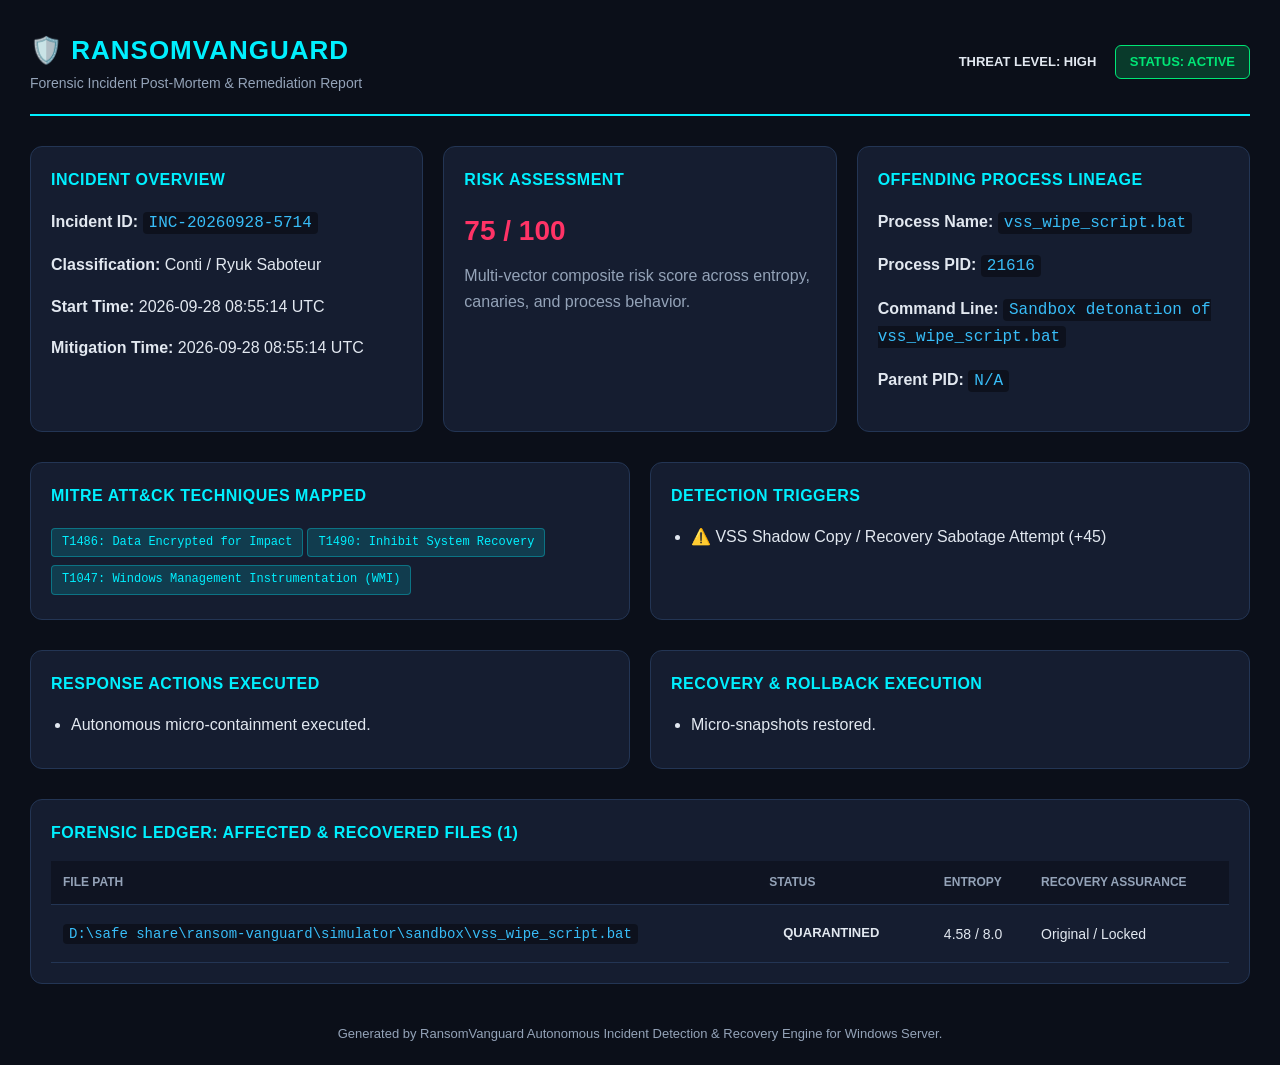
<file: forensics_report_INC-20260928-5714.html>
<!DOCTYPE html>
<html lang="en">
<head>
    <meta charset="UTF-8">
    <title>RansomVanguard Incident Post-Mortem Report - INC-20260928-5714</title>
    <style>
        :root {
            --bg: #0b0f19;
            --card-bg: #151d30;
            --accent: #00f0ff;
            --danger: #ff3366;
            --success: #00e676;
            --text: #e2e8f0;
            --text-muted: #94a3b8;
            --border: #233554;
        }
        body {
            font-family: -apple-system, BlinkMacSystemFont, 'Segoe UI', Roboto, Helvetica, Arial, sans-serif;
            background: var(--bg);
            color: var(--text);
            margin: 0;
            padding: 30px;
            line-height: 1.6;
        }
        .header {
            border-bottom: 2px solid var(--accent);
            padding-bottom: 20px;
            margin-bottom: 30px;
            display: flex;
            justify-content: space-between;
            align-items: center;
        }
        .brand {
            font-size: 26px;
            font-weight: 800;
            letter-spacing: 1px;
            color: var(--accent);
        }
        .badge {
            padding: 6px 14px;
            border-radius: 6px;
            font-weight: 700;
            font-size: 13px;
            display: inline-block;
        }
        .badge-critical { background: rgba(255, 51, 102, 0.2); color: #ff3366; border: 1px solid #ff3366; }
        .badge-recovered { background: rgba(0, 230, 118, 0.2); color: #00e676; border: 1px solid #00e676; }
        .grid {
            display: grid;
            grid-template-columns: repeat(auto-fit, minmax(280px, 1fr));
            gap: 20px;
            margin-bottom: 30px;
        }
        .card {
            background: var(--card-bg);
            border: 1px solid var(--border);
            border-radius: 12px;
            padding: 20px;
        }
        .card h3 {
            margin-top: 0;
            color: var(--accent);
            font-size: 16px;
            text-transform: uppercase;
            letter-spacing: 0.5px;
        }
        .metric {
            font-size: 28px;
            font-weight: 800;
            margin: 10px 0;
        }
        .mitre-tag {
            display: inline-block;
            background: rgba(0, 240, 255, 0.15);
            color: var(--accent);
            border: 1px solid rgba(0, 240, 255, 0.3);
            padding: 4px 10px;
            border-radius: 4px;
            font-size: 12px;
            margin: 4px 4px 4px 0;
            font-family: monospace;
        }
        table {
            width: 100%;
            border-collapse: collapse;
            margin-top: 15px;
        }
        th, td {
            padding: 12px;
            text-align: left;
            border-bottom: 1px solid var(--border);
            font-size: 14px;
        }
        th {
            background: rgba(0, 0, 0, 0.3);
            color: var(--text-muted);
            text-transform: uppercase;
            font-size: 12px;
        }
        code {
            background: rgba(0, 0, 0, 0.4);
            padding: 2px 6px;
            border-radius: 4px;
            color: #38bdf8;
            font-family: 'Consolas', monospace;
        }
        ul {
            padding-left: 20px;
            margin: 10px 0;
        }
    </style>
</head>
<body>
    <div class="header">
        <div>
            <div class="brand">🛡️ RANSOMVANGUARD</div>
            <div style="color: var(--text-muted); font-size: 14px;">Forensic Incident Post-Mortem & Remediation Report</div>
        </div>
        <div>
            <span class="badge badge-high">THREAT LEVEL: HIGH</span>
            <span class="badge badge-recovered">STATUS: ACTIVE</span>
        </div>
    </div>

    <div class="grid">
        <div class="card">
            <h3>Incident Overview</h3>
            <p><strong>Incident ID:</strong> <code>INC-20260928-5714</code></p>
            <p><strong>Classification:</strong> Conti / Ryuk Saboteur</p>
            <p><strong>Start Time:</strong> 2026-09-28 08:55:14 UTC</p>
            <p><strong>Mitigation Time:</strong> 2026-09-28 08:55:14 UTC</p>
        </div>

        <div class="card">
            <h3>Risk Assessment</h3>
            <div class="metric" style="color: var(--danger);">75 / 100</div>
            <p style="color: var(--text-muted); margin: 0;">Multi-vector composite risk score across entropy, canaries, and process behavior.</p>
        </div>

        <div class="card">
            <h3>Offending Process Lineage</h3>
            <p><strong>Process Name:</strong> <code>vss_wipe_script.bat</code></p>
            <p><strong>Process PID:</strong> <code>21616</code></p>
            <p><strong>Command Line:</strong> <code>Sandbox detonation of vss_wipe_script.bat</code></p>
            <p><strong>Parent PID:</strong> <code>N/A</code></p>
        </div>
    </div>

    <div class="grid">
        <div class="card">
            <h3>MITRE ATT&CK Techniques Mapped</h3>
            <div><span class="mitre-tag">T1486: Data Encrypted for Impact</span><span class="mitre-tag">T1490: Inhibit System Recovery</span><span class="mitre-tag">T1047: Windows Management Instrumentation (WMI)</span></div>
        </div>

        <div class="card">
            <h3>Detection Triggers</h3>
            <ul><li>⚠️ VSS Shadow Copy / Recovery Sabotage Attempt (+45)</li></ul>
        </div>
    </div>

    <div class="grid">
        <div class="card">
            <h3>Response Actions Executed</h3>
            <ul><li>Autonomous micro-containment executed.</li></ul>
        </div>

        <div class="card">
            <h3>Recovery & Rollback Execution</h3>
            <ul><li>Micro-snapshots restored.</li></ul>
        </div>
    </div>

    <div class="card" style="margin-top: 20px;">
        <h3>Forensic Ledger: Affected & Recovered Files (1)</h3>
        <table>
            <thead>
                <tr>
                    <th>File Path</th>
                    <th>Status</th>
                    <th>Entropy</th>
                    <th>Recovery Assurance</th>
                </tr>
            </thead>
            <tbody>
                
            <tr>
                <td><code>D:\safe share\ransom-vanguard\simulator\sandbox\vss_wipe_script.bat</code></td>
                <td><span class="badge badge-quarantined">QUARANTINED</span></td>
                <td>4.58 / 8.0</td>
                <td>Original / Locked</td>
            </tr>
            
            </tbody>
        </table>
    </div>

    <div style="margin-top: 40px; text-align: center; color: var(--text-muted); font-size: 13px;">
        Generated by RansomVanguard Autonomous Incident Detection & Recovery Engine for Windows Server.
    </div>
</body>
</html>
</file>
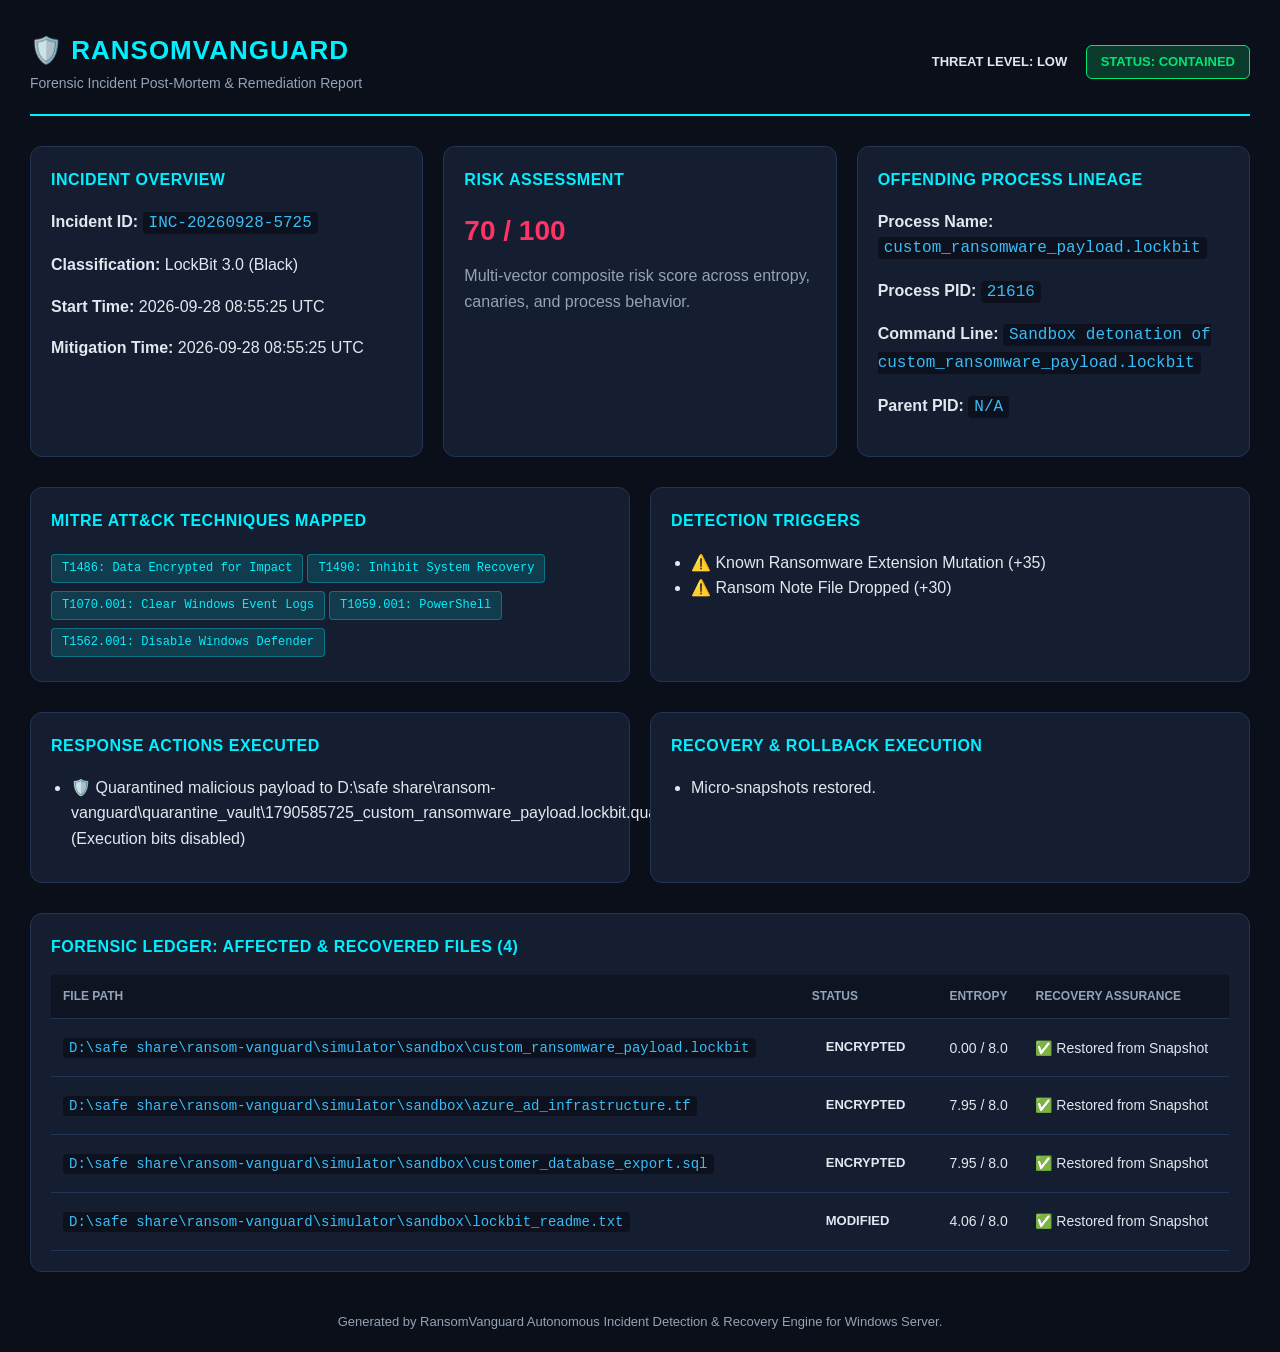
<file: forensics_report_INC-20260928-5725.html>
<!DOCTYPE html>
<html lang="en">
<head>
    <meta charset="UTF-8">
    <title>RansomVanguard Incident Post-Mortem Report - INC-20260928-5725</title>
    <style>
        :root {
            --bg: #0b0f19;
            --card-bg: #151d30;
            --accent: #00f0ff;
            --danger: #ff3366;
            --success: #00e676;
            --text: #e2e8f0;
            --text-muted: #94a3b8;
            --border: #233554;
        }
        body {
            font-family: -apple-system, BlinkMacSystemFont, 'Segoe UI', Roboto, Helvetica, Arial, sans-serif;
            background: var(--bg);
            color: var(--text);
            margin: 0;
            padding: 30px;
            line-height: 1.6;
        }
        .header {
            border-bottom: 2px solid var(--accent);
            padding-bottom: 20px;
            margin-bottom: 30px;
            display: flex;
            justify-content: space-between;
            align-items: center;
        }
        .brand {
            font-size: 26px;
            font-weight: 800;
            letter-spacing: 1px;
            color: var(--accent);
        }
        .badge {
            padding: 6px 14px;
            border-radius: 6px;
            font-weight: 700;
            font-size: 13px;
            display: inline-block;
        }
        .badge-critical { background: rgba(255, 51, 102, 0.2); color: #ff3366; border: 1px solid #ff3366; }
        .badge-recovered { background: rgba(0, 230, 118, 0.2); color: #00e676; border: 1px solid #00e676; }
        .grid {
            display: grid;
            grid-template-columns: repeat(auto-fit, minmax(280px, 1fr));
            gap: 20px;
            margin-bottom: 30px;
        }
        .card {
            background: var(--card-bg);
            border: 1px solid var(--border);
            border-radius: 12px;
            padding: 20px;
        }
        .card h3 {
            margin-top: 0;
            color: var(--accent);
            font-size: 16px;
            text-transform: uppercase;
            letter-spacing: 0.5px;
        }
        .metric {
            font-size: 28px;
            font-weight: 800;
            margin: 10px 0;
        }
        .mitre-tag {
            display: inline-block;
            background: rgba(0, 240, 255, 0.15);
            color: var(--accent);
            border: 1px solid rgba(0, 240, 255, 0.3);
            padding: 4px 10px;
            border-radius: 4px;
            font-size: 12px;
            margin: 4px 4px 4px 0;
            font-family: monospace;
        }
        table {
            width: 100%;
            border-collapse: collapse;
            margin-top: 15px;
        }
        th, td {
            padding: 12px;
            text-align: left;
            border-bottom: 1px solid var(--border);
            font-size: 14px;
        }
        th {
            background: rgba(0, 0, 0, 0.3);
            color: var(--text-muted);
            text-transform: uppercase;
            font-size: 12px;
        }
        code {
            background: rgba(0, 0, 0, 0.4);
            padding: 2px 6px;
            border-radius: 4px;
            color: #38bdf8;
            font-family: 'Consolas', monospace;
        }
        ul {
            padding-left: 20px;
            margin: 10px 0;
        }
    </style>
</head>
<body>
    <div class="header">
        <div>
            <div class="brand">🛡️ RANSOMVANGUARD</div>
            <div style="color: var(--text-muted); font-size: 14px;">Forensic Incident Post-Mortem & Remediation Report</div>
        </div>
        <div>
            <span class="badge badge-low">THREAT LEVEL: LOW</span>
            <span class="badge badge-recovered">STATUS: CONTAINED</span>
        </div>
    </div>

    <div class="grid">
        <div class="card">
            <h3>Incident Overview</h3>
            <p><strong>Incident ID:</strong> <code>INC-20260928-5725</code></p>
            <p><strong>Classification:</strong> LockBit 3.0 (Black)</p>
            <p><strong>Start Time:</strong> 2026-09-28 08:55:25 UTC</p>
            <p><strong>Mitigation Time:</strong> 2026-09-28 08:55:25 UTC</p>
        </div>

        <div class="card">
            <h3>Risk Assessment</h3>
            <div class="metric" style="color: var(--danger);">70 / 100</div>
            <p style="color: var(--text-muted); margin: 0;">Multi-vector composite risk score across entropy, canaries, and process behavior.</p>
        </div>

        <div class="card">
            <h3>Offending Process Lineage</h3>
            <p><strong>Process Name:</strong> <code>custom_ransomware_payload.lockbit</code></p>
            <p><strong>Process PID:</strong> <code>21616</code></p>
            <p><strong>Command Line:</strong> <code>Sandbox detonation of custom_ransomware_payload.lockbit</code></p>
            <p><strong>Parent PID:</strong> <code>N/A</code></p>
        </div>
    </div>

    <div class="grid">
        <div class="card">
            <h3>MITRE ATT&CK Techniques Mapped</h3>
            <div><span class="mitre-tag">T1486: Data Encrypted for Impact</span><span class="mitre-tag">T1490: Inhibit System Recovery</span><span class="mitre-tag">T1070.001: Clear Windows Event Logs</span><span class="mitre-tag">T1059.001: PowerShell</span><span class="mitre-tag">T1562.001: Disable Windows Defender</span></div>
        </div>

        <div class="card">
            <h3>Detection Triggers</h3>
            <ul><li>⚠️ Known Ransomware Extension Mutation (+35)</li><li>⚠️ Ransom Note File Dropped (+30)</li></ul>
        </div>
    </div>

    <div class="grid">
        <div class="card">
            <h3>Response Actions Executed</h3>
            <ul><li>🛡️ Quarantined malicious payload to D:\safe share\ransom-vanguard\quarantine_vault\1790585725_custom_ransomware_payload.lockbit.quarantine (Execution bits disabled)</li></ul>
        </div>

        <div class="card">
            <h3>Recovery & Rollback Execution</h3>
            <ul><li>Micro-snapshots restored.</li></ul>
        </div>
    </div>

    <div class="card" style="margin-top: 20px;">
        <h3>Forensic Ledger: Affected & Recovered Files (4)</h3>
        <table>
            <thead>
                <tr>
                    <th>File Path</th>
                    <th>Status</th>
                    <th>Entropy</th>
                    <th>Recovery Assurance</th>
                </tr>
            </thead>
            <tbody>
                
            <tr>
                <td><code>D:\safe share\ransom-vanguard\simulator\sandbox\custom_ransomware_payload.lockbit</code></td>
                <td><span class="badge badge-encrypted">ENCRYPTED</span></td>
                <td>0.00 / 8.0</td>
                <td>✅ Restored from Snapshot</td>
            </tr>
            
            <tr>
                <td><code>D:\safe share\ransom-vanguard\simulator\sandbox\azure_ad_infrastructure.tf</code></td>
                <td><span class="badge badge-encrypted">ENCRYPTED</span></td>
                <td>7.95 / 8.0</td>
                <td>✅ Restored from Snapshot</td>
            </tr>
            
            <tr>
                <td><code>D:\safe share\ransom-vanguard\simulator\sandbox\customer_database_export.sql</code></td>
                <td><span class="badge badge-encrypted">ENCRYPTED</span></td>
                <td>7.95 / 8.0</td>
                <td>✅ Restored from Snapshot</td>
            </tr>
            
            <tr>
                <td><code>D:\safe share\ransom-vanguard\simulator\sandbox\lockbit_readme.txt</code></td>
                <td><span class="badge badge-modified">MODIFIED</span></td>
                <td>4.06 / 8.0</td>
                <td>✅ Restored from Snapshot</td>
            </tr>
            
            </tbody>
        </table>
    </div>

    <div style="margin-top: 40px; text-align: center; color: var(--text-muted); font-size: 13px;">
        Generated by RansomVanguard Autonomous Incident Detection & Recovery Engine for Windows Server.
    </div>
</body>
</html>
</file>
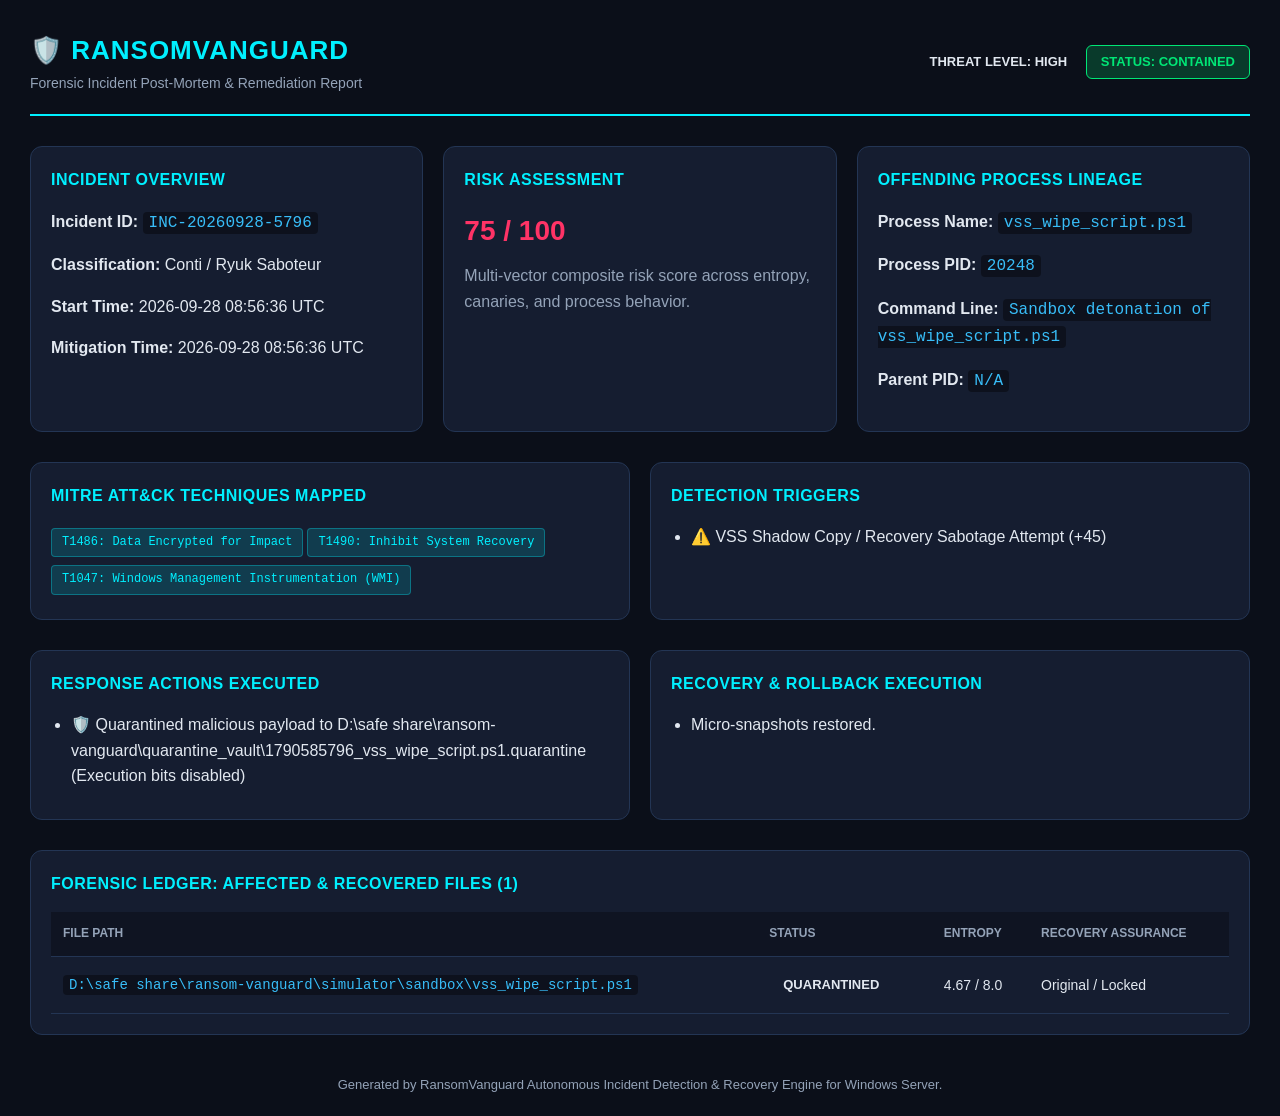
<file: forensics_report_INC-20260928-5796.html>
<!DOCTYPE html>
<html lang="en">
<head>
    <meta charset="UTF-8">
    <title>RansomVanguard Incident Post-Mortem Report - INC-20260928-5796</title>
    <style>
        :root {
            --bg: #0b0f19;
            --card-bg: #151d30;
            --accent: #00f0ff;
            --danger: #ff3366;
            --success: #00e676;
            --text: #e2e8f0;
            --text-muted: #94a3b8;
            --border: #233554;
        }
        body {
            font-family: -apple-system, BlinkMacSystemFont, 'Segoe UI', Roboto, Helvetica, Arial, sans-serif;
            background: var(--bg);
            color: var(--text);
            margin: 0;
            padding: 30px;
            line-height: 1.6;
        }
        .header {
            border-bottom: 2px solid var(--accent);
            padding-bottom: 20px;
            margin-bottom: 30px;
            display: flex;
            justify-content: space-between;
            align-items: center;
        }
        .brand {
            font-size: 26px;
            font-weight: 800;
            letter-spacing: 1px;
            color: var(--accent);
        }
        .badge {
            padding: 6px 14px;
            border-radius: 6px;
            font-weight: 700;
            font-size: 13px;
            display: inline-block;
        }
        .badge-critical { background: rgba(255, 51, 102, 0.2); color: #ff3366; border: 1px solid #ff3366; }
        .badge-recovered { background: rgba(0, 230, 118, 0.2); color: #00e676; border: 1px solid #00e676; }
        .grid {
            display: grid;
            grid-template-columns: repeat(auto-fit, minmax(280px, 1fr));
            gap: 20px;
            margin-bottom: 30px;
        }
        .card {
            background: var(--card-bg);
            border: 1px solid var(--border);
            border-radius: 12px;
            padding: 20px;
        }
        .card h3 {
            margin-top: 0;
            color: var(--accent);
            font-size: 16px;
            text-transform: uppercase;
            letter-spacing: 0.5px;
        }
        .metric {
            font-size: 28px;
            font-weight: 800;
            margin: 10px 0;
        }
        .mitre-tag {
            display: inline-block;
            background: rgba(0, 240, 255, 0.15);
            color: var(--accent);
            border: 1px solid rgba(0, 240, 255, 0.3);
            padding: 4px 10px;
            border-radius: 4px;
            font-size: 12px;
            margin: 4px 4px 4px 0;
            font-family: monospace;
        }
        table {
            width: 100%;
            border-collapse: collapse;
            margin-top: 15px;
        }
        th, td {
            padding: 12px;
            text-align: left;
            border-bottom: 1px solid var(--border);
            font-size: 14px;
        }
        th {
            background: rgba(0, 0, 0, 0.3);
            color: var(--text-muted);
            text-transform: uppercase;
            font-size: 12px;
        }
        code {
            background: rgba(0, 0, 0, 0.4);
            padding: 2px 6px;
            border-radius: 4px;
            color: #38bdf8;
            font-family: 'Consolas', monospace;
        }
        ul {
            padding-left: 20px;
            margin: 10px 0;
        }
    </style>
</head>
<body>
    <div class="header">
        <div>
            <div class="brand">🛡️ RANSOMVANGUARD</div>
            <div style="color: var(--text-muted); font-size: 14px;">Forensic Incident Post-Mortem & Remediation Report</div>
        </div>
        <div>
            <span class="badge badge-high">THREAT LEVEL: HIGH</span>
            <span class="badge badge-recovered">STATUS: CONTAINED</span>
        </div>
    </div>

    <div class="grid">
        <div class="card">
            <h3>Incident Overview</h3>
            <p><strong>Incident ID:</strong> <code>INC-20260928-5796</code></p>
            <p><strong>Classification:</strong> Conti / Ryuk Saboteur</p>
            <p><strong>Start Time:</strong> 2026-09-28 08:56:36 UTC</p>
            <p><strong>Mitigation Time:</strong> 2026-09-28 08:56:36 UTC</p>
        </div>

        <div class="card">
            <h3>Risk Assessment</h3>
            <div class="metric" style="color: var(--danger);">75 / 100</div>
            <p style="color: var(--text-muted); margin: 0;">Multi-vector composite risk score across entropy, canaries, and process behavior.</p>
        </div>

        <div class="card">
            <h3>Offending Process Lineage</h3>
            <p><strong>Process Name:</strong> <code>vss_wipe_script.ps1</code></p>
            <p><strong>Process PID:</strong> <code>20248</code></p>
            <p><strong>Command Line:</strong> <code>Sandbox detonation of vss_wipe_script.ps1</code></p>
            <p><strong>Parent PID:</strong> <code>N/A</code></p>
        </div>
    </div>

    <div class="grid">
        <div class="card">
            <h3>MITRE ATT&CK Techniques Mapped</h3>
            <div><span class="mitre-tag">T1486: Data Encrypted for Impact</span><span class="mitre-tag">T1490: Inhibit System Recovery</span><span class="mitre-tag">T1047: Windows Management Instrumentation (WMI)</span></div>
        </div>

        <div class="card">
            <h3>Detection Triggers</h3>
            <ul><li>⚠️ VSS Shadow Copy / Recovery Sabotage Attempt (+45)</li></ul>
        </div>
    </div>

    <div class="grid">
        <div class="card">
            <h3>Response Actions Executed</h3>
            <ul><li>🛡️ Quarantined malicious payload to D:\safe share\ransom-vanguard\quarantine_vault\1790585796_vss_wipe_script.ps1.quarantine (Execution bits disabled)</li></ul>
        </div>

        <div class="card">
            <h3>Recovery & Rollback Execution</h3>
            <ul><li>Micro-snapshots restored.</li></ul>
        </div>
    </div>

    <div class="card" style="margin-top: 20px;">
        <h3>Forensic Ledger: Affected & Recovered Files (1)</h3>
        <table>
            <thead>
                <tr>
                    <th>File Path</th>
                    <th>Status</th>
                    <th>Entropy</th>
                    <th>Recovery Assurance</th>
                </tr>
            </thead>
            <tbody>
                
            <tr>
                <td><code>D:\safe share\ransom-vanguard\simulator\sandbox\vss_wipe_script.ps1</code></td>
                <td><span class="badge badge-quarantined">QUARANTINED</span></td>
                <td>4.67 / 8.0</td>
                <td>Original / Locked</td>
            </tr>
            
            </tbody>
        </table>
    </div>

    <div style="margin-top: 40px; text-align: center; color: var(--text-muted); font-size: 13px;">
        Generated by RansomVanguard Autonomous Incident Detection & Recovery Engine for Windows Server.
    </div>
</body>
</html>
</file>
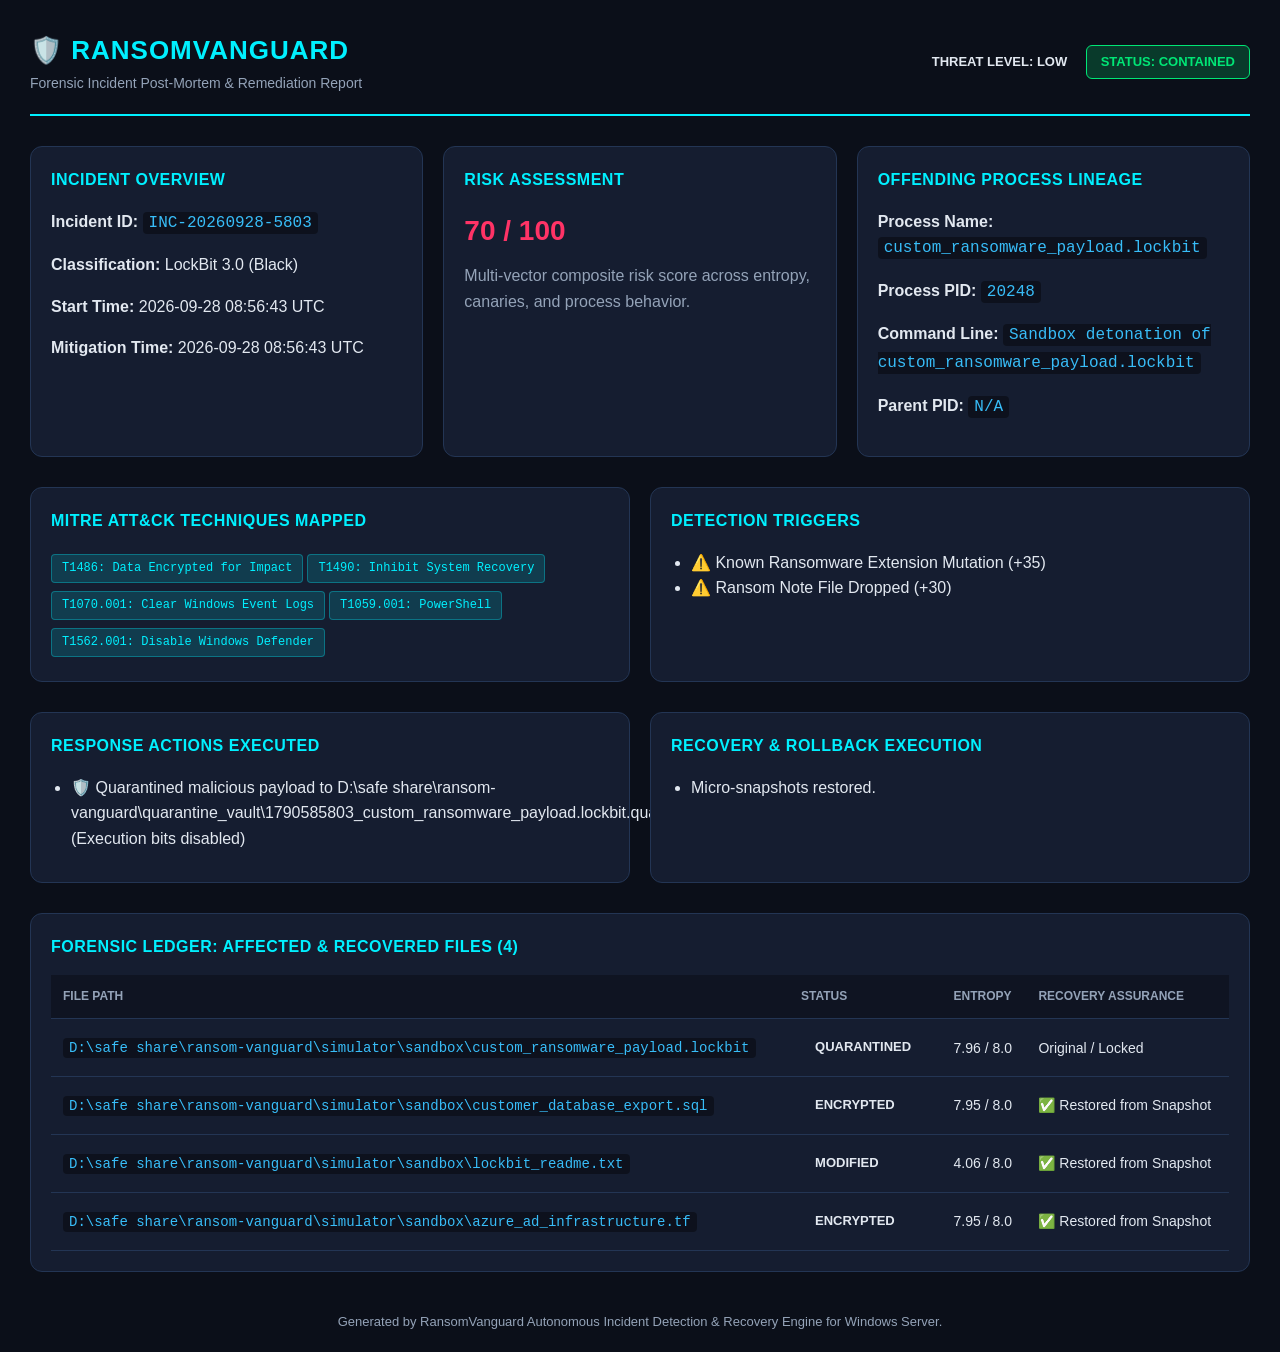
<file: forensics_report_INC-20260928-5803.html>
<!DOCTYPE html>
<html lang="en">
<head>
    <meta charset="UTF-8">
    <title>RansomVanguard Incident Post-Mortem Report - INC-20260928-5803</title>
    <style>
        :root {
            --bg: #0b0f19;
            --card-bg: #151d30;
            --accent: #00f0ff;
            --danger: #ff3366;
            --success: #00e676;
            --text: #e2e8f0;
            --text-muted: #94a3b8;
            --border: #233554;
        }
        body {
            font-family: -apple-system, BlinkMacSystemFont, 'Segoe UI', Roboto, Helvetica, Arial, sans-serif;
            background: var(--bg);
            color: var(--text);
            margin: 0;
            padding: 30px;
            line-height: 1.6;
        }
        .header {
            border-bottom: 2px solid var(--accent);
            padding-bottom: 20px;
            margin-bottom: 30px;
            display: flex;
            justify-content: space-between;
            align-items: center;
        }
        .brand {
            font-size: 26px;
            font-weight: 800;
            letter-spacing: 1px;
            color: var(--accent);
        }
        .badge {
            padding: 6px 14px;
            border-radius: 6px;
            font-weight: 700;
            font-size: 13px;
            display: inline-block;
        }
        .badge-critical { background: rgba(255, 51, 102, 0.2); color: #ff3366; border: 1px solid #ff3366; }
        .badge-recovered { background: rgba(0, 230, 118, 0.2); color: #00e676; border: 1px solid #00e676; }
        .grid {
            display: grid;
            grid-template-columns: repeat(auto-fit, minmax(280px, 1fr));
            gap: 20px;
            margin-bottom: 30px;
        }
        .card {
            background: var(--card-bg);
            border: 1px solid var(--border);
            border-radius: 12px;
            padding: 20px;
        }
        .card h3 {
            margin-top: 0;
            color: var(--accent);
            font-size: 16px;
            text-transform: uppercase;
            letter-spacing: 0.5px;
        }
        .metric {
            font-size: 28px;
            font-weight: 800;
            margin: 10px 0;
        }
        .mitre-tag {
            display: inline-block;
            background: rgba(0, 240, 255, 0.15);
            color: var(--accent);
            border: 1px solid rgba(0, 240, 255, 0.3);
            padding: 4px 10px;
            border-radius: 4px;
            font-size: 12px;
            margin: 4px 4px 4px 0;
            font-family: monospace;
        }
        table {
            width: 100%;
            border-collapse: collapse;
            margin-top: 15px;
        }
        th, td {
            padding: 12px;
            text-align: left;
            border-bottom: 1px solid var(--border);
            font-size: 14px;
        }
        th {
            background: rgba(0, 0, 0, 0.3);
            color: var(--text-muted);
            text-transform: uppercase;
            font-size: 12px;
        }
        code {
            background: rgba(0, 0, 0, 0.4);
            padding: 2px 6px;
            border-radius: 4px;
            color: #38bdf8;
            font-family: 'Consolas', monospace;
        }
        ul {
            padding-left: 20px;
            margin: 10px 0;
        }
    </style>
</head>
<body>
    <div class="header">
        <div>
            <div class="brand">🛡️ RANSOMVANGUARD</div>
            <div style="color: var(--text-muted); font-size: 14px;">Forensic Incident Post-Mortem & Remediation Report</div>
        </div>
        <div>
            <span class="badge badge-low">THREAT LEVEL: LOW</span>
            <span class="badge badge-recovered">STATUS: CONTAINED</span>
        </div>
    </div>

    <div class="grid">
        <div class="card">
            <h3>Incident Overview</h3>
            <p><strong>Incident ID:</strong> <code>INC-20260928-5803</code></p>
            <p><strong>Classification:</strong> LockBit 3.0 (Black)</p>
            <p><strong>Start Time:</strong> 2026-09-28 08:56:43 UTC</p>
            <p><strong>Mitigation Time:</strong> 2026-09-28 08:56:43 UTC</p>
        </div>

        <div class="card">
            <h3>Risk Assessment</h3>
            <div class="metric" style="color: var(--danger);">70 / 100</div>
            <p style="color: var(--text-muted); margin: 0;">Multi-vector composite risk score across entropy, canaries, and process behavior.</p>
        </div>

        <div class="card">
            <h3>Offending Process Lineage</h3>
            <p><strong>Process Name:</strong> <code>custom_ransomware_payload.lockbit</code></p>
            <p><strong>Process PID:</strong> <code>20248</code></p>
            <p><strong>Command Line:</strong> <code>Sandbox detonation of custom_ransomware_payload.lockbit</code></p>
            <p><strong>Parent PID:</strong> <code>N/A</code></p>
        </div>
    </div>

    <div class="grid">
        <div class="card">
            <h3>MITRE ATT&CK Techniques Mapped</h3>
            <div><span class="mitre-tag">T1486: Data Encrypted for Impact</span><span class="mitre-tag">T1490: Inhibit System Recovery</span><span class="mitre-tag">T1070.001: Clear Windows Event Logs</span><span class="mitre-tag">T1059.001: PowerShell</span><span class="mitre-tag">T1562.001: Disable Windows Defender</span></div>
        </div>

        <div class="card">
            <h3>Detection Triggers</h3>
            <ul><li>⚠️ Known Ransomware Extension Mutation (+35)</li><li>⚠️ Ransom Note File Dropped (+30)</li></ul>
        </div>
    </div>

    <div class="grid">
        <div class="card">
            <h3>Response Actions Executed</h3>
            <ul><li>🛡️ Quarantined malicious payload to D:\safe share\ransom-vanguard\quarantine_vault\1790585803_custom_ransomware_payload.lockbit.quarantine (Execution bits disabled)</li></ul>
        </div>

        <div class="card">
            <h3>Recovery & Rollback Execution</h3>
            <ul><li>Micro-snapshots restored.</li></ul>
        </div>
    </div>

    <div class="card" style="margin-top: 20px;">
        <h3>Forensic Ledger: Affected & Recovered Files (4)</h3>
        <table>
            <thead>
                <tr>
                    <th>File Path</th>
                    <th>Status</th>
                    <th>Entropy</th>
                    <th>Recovery Assurance</th>
                </tr>
            </thead>
            <tbody>
                
            <tr>
                <td><code>D:\safe share\ransom-vanguard\simulator\sandbox\custom_ransomware_payload.lockbit</code></td>
                <td><span class="badge badge-quarantined">QUARANTINED</span></td>
                <td>7.96 / 8.0</td>
                <td>Original / Locked</td>
            </tr>
            
            <tr>
                <td><code>D:\safe share\ransom-vanguard\simulator\sandbox\customer_database_export.sql</code></td>
                <td><span class="badge badge-encrypted">ENCRYPTED</span></td>
                <td>7.95 / 8.0</td>
                <td>✅ Restored from Snapshot</td>
            </tr>
            
            <tr>
                <td><code>D:\safe share\ransom-vanguard\simulator\sandbox\lockbit_readme.txt</code></td>
                <td><span class="badge badge-modified">MODIFIED</span></td>
                <td>4.06 / 8.0</td>
                <td>✅ Restored from Snapshot</td>
            </tr>
            
            <tr>
                <td><code>D:\safe share\ransom-vanguard\simulator\sandbox\azure_ad_infrastructure.tf</code></td>
                <td><span class="badge badge-encrypted">ENCRYPTED</span></td>
                <td>7.95 / 8.0</td>
                <td>✅ Restored from Snapshot</td>
            </tr>
            
            </tbody>
        </table>
    </div>

    <div style="margin-top: 40px; text-align: center; color: var(--text-muted); font-size: 13px;">
        Generated by RansomVanguard Autonomous Incident Detection & Recovery Engine for Windows Server.
    </div>
</body>
</html>
</file>
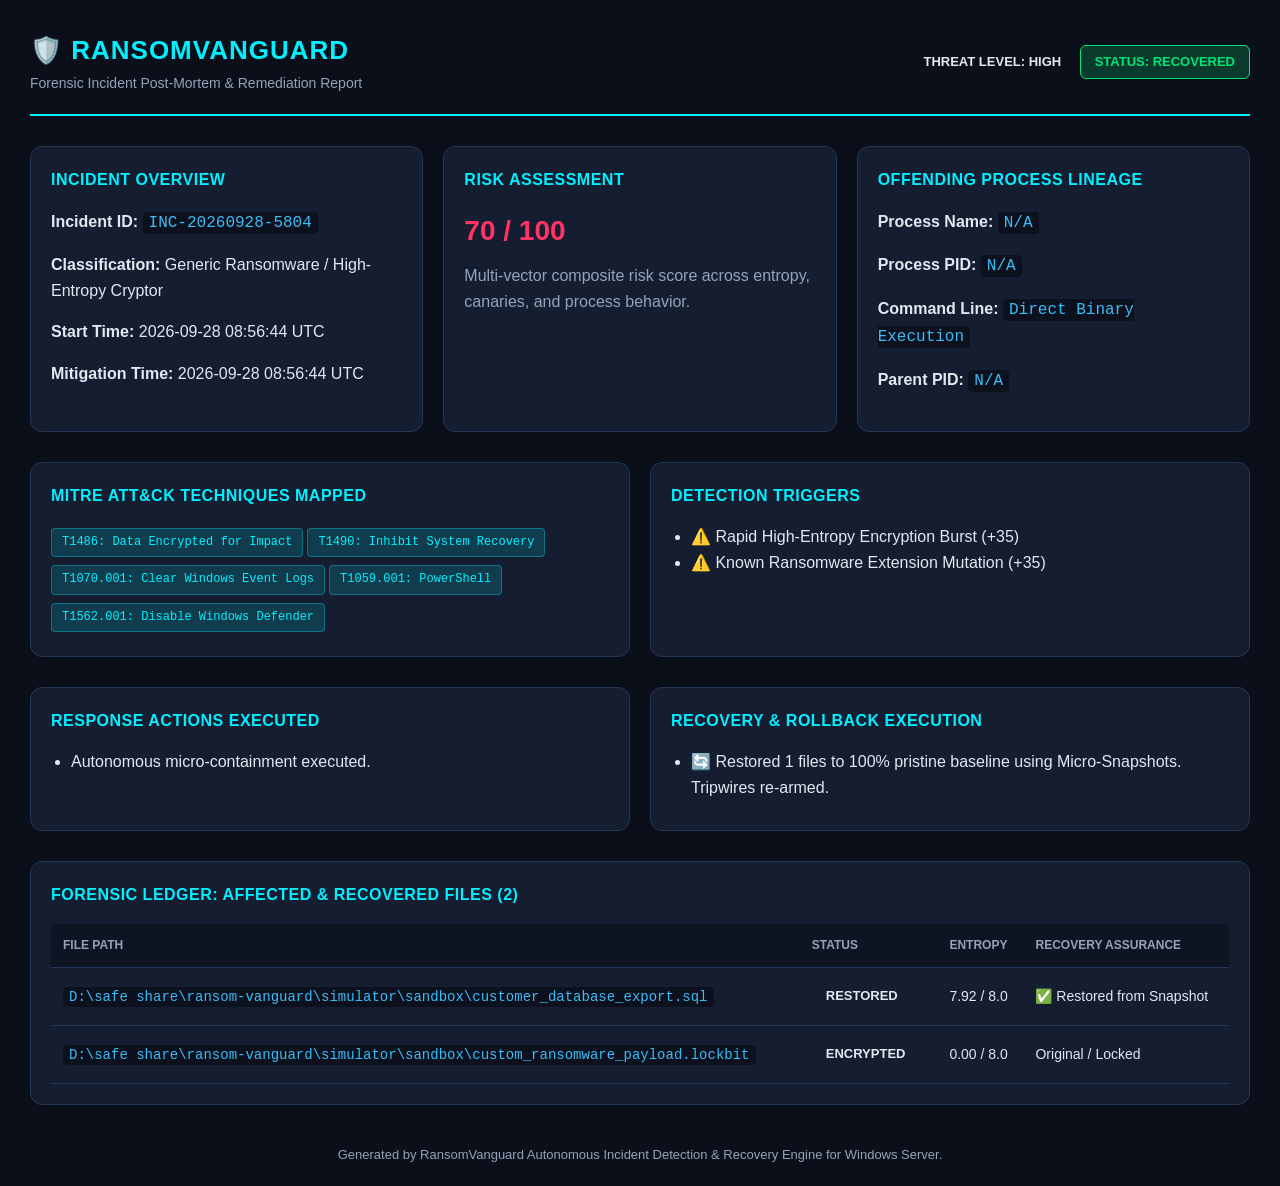
<file: forensics_report_INC-20260928-5804.html>
<!DOCTYPE html>
<html lang="en">
<head>
    <meta charset="UTF-8">
    <title>RansomVanguard Incident Post-Mortem Report - INC-20260928-5804</title>
    <style>
        :root {
            --bg: #0b0f19;
            --card-bg: #151d30;
            --accent: #00f0ff;
            --danger: #ff3366;
            --success: #00e676;
            --text: #e2e8f0;
            --text-muted: #94a3b8;
            --border: #233554;
        }
        body {
            font-family: -apple-system, BlinkMacSystemFont, 'Segoe UI', Roboto, Helvetica, Arial, sans-serif;
            background: var(--bg);
            color: var(--text);
            margin: 0;
            padding: 30px;
            line-height: 1.6;
        }
        .header {
            border-bottom: 2px solid var(--accent);
            padding-bottom: 20px;
            margin-bottom: 30px;
            display: flex;
            justify-content: space-between;
            align-items: center;
        }
        .brand {
            font-size: 26px;
            font-weight: 800;
            letter-spacing: 1px;
            color: var(--accent);
        }
        .badge {
            padding: 6px 14px;
            border-radius: 6px;
            font-weight: 700;
            font-size: 13px;
            display: inline-block;
        }
        .badge-critical { background: rgba(255, 51, 102, 0.2); color: #ff3366; border: 1px solid #ff3366; }
        .badge-recovered { background: rgba(0, 230, 118, 0.2); color: #00e676; border: 1px solid #00e676; }
        .grid {
            display: grid;
            grid-template-columns: repeat(auto-fit, minmax(280px, 1fr));
            gap: 20px;
            margin-bottom: 30px;
        }
        .card {
            background: var(--card-bg);
            border: 1px solid var(--border);
            border-radius: 12px;
            padding: 20px;
        }
        .card h3 {
            margin-top: 0;
            color: var(--accent);
            font-size: 16px;
            text-transform: uppercase;
            letter-spacing: 0.5px;
        }
        .metric {
            font-size: 28px;
            font-weight: 800;
            margin: 10px 0;
        }
        .mitre-tag {
            display: inline-block;
            background: rgba(0, 240, 255, 0.15);
            color: var(--accent);
            border: 1px solid rgba(0, 240, 255, 0.3);
            padding: 4px 10px;
            border-radius: 4px;
            font-size: 12px;
            margin: 4px 4px 4px 0;
            font-family: monospace;
        }
        table {
            width: 100%;
            border-collapse: collapse;
            margin-top: 15px;
        }
        th, td {
            padding: 12px;
            text-align: left;
            border-bottom: 1px solid var(--border);
            font-size: 14px;
        }
        th {
            background: rgba(0, 0, 0, 0.3);
            color: var(--text-muted);
            text-transform: uppercase;
            font-size: 12px;
        }
        code {
            background: rgba(0, 0, 0, 0.4);
            padding: 2px 6px;
            border-radius: 4px;
            color: #38bdf8;
            font-family: 'Consolas', monospace;
        }
        ul {
            padding-left: 20px;
            margin: 10px 0;
        }
    </style>
</head>
<body>
    <div class="header">
        <div>
            <div class="brand">🛡️ RANSOMVANGUARD</div>
            <div style="color: var(--text-muted); font-size: 14px;">Forensic Incident Post-Mortem & Remediation Report</div>
        </div>
        <div>
            <span class="badge badge-high">THREAT LEVEL: HIGH</span>
            <span class="badge badge-recovered">STATUS: RECOVERED</span>
        </div>
    </div>

    <div class="grid">
        <div class="card">
            <h3>Incident Overview</h3>
            <p><strong>Incident ID:</strong> <code>INC-20260928-5804</code></p>
            <p><strong>Classification:</strong> Generic Ransomware / High-Entropy Cryptor</p>
            <p><strong>Start Time:</strong> 2026-09-28 08:56:44 UTC</p>
            <p><strong>Mitigation Time:</strong> 2026-09-28 08:56:44 UTC</p>
        </div>

        <div class="card">
            <h3>Risk Assessment</h3>
            <div class="metric" style="color: var(--danger);">70 / 100</div>
            <p style="color: var(--text-muted); margin: 0;">Multi-vector composite risk score across entropy, canaries, and process behavior.</p>
        </div>

        <div class="card">
            <h3>Offending Process Lineage</h3>
            <p><strong>Process Name:</strong> <code>N/A</code></p>
            <p><strong>Process PID:</strong> <code>N/A</code></p>
            <p><strong>Command Line:</strong> <code>Direct Binary Execution</code></p>
            <p><strong>Parent PID:</strong> <code>N/A</code></p>
        </div>
    </div>

    <div class="grid">
        <div class="card">
            <h3>MITRE ATT&CK Techniques Mapped</h3>
            <div><span class="mitre-tag">T1486: Data Encrypted for Impact</span><span class="mitre-tag">T1490: Inhibit System Recovery</span><span class="mitre-tag">T1070.001: Clear Windows Event Logs</span><span class="mitre-tag">T1059.001: PowerShell</span><span class="mitre-tag">T1562.001: Disable Windows Defender</span></div>
        </div>

        <div class="card">
            <h3>Detection Triggers</h3>
            <ul><li>⚠️ Rapid High-Entropy Encryption Burst (+35)</li><li>⚠️ Known Ransomware Extension Mutation (+35)</li></ul>
        </div>
    </div>

    <div class="grid">
        <div class="card">
            <h3>Response Actions Executed</h3>
            <ul><li>Autonomous micro-containment executed.</li></ul>
        </div>

        <div class="card">
            <h3>Recovery & Rollback Execution</h3>
            <ul><li>🔄 Restored 1 files to 100% pristine baseline using Micro-Snapshots. Tripwires re-armed.</li></ul>
        </div>
    </div>

    <div class="card" style="margin-top: 20px;">
        <h3>Forensic Ledger: Affected & Recovered Files (2)</h3>
        <table>
            <thead>
                <tr>
                    <th>File Path</th>
                    <th>Status</th>
                    <th>Entropy</th>
                    <th>Recovery Assurance</th>
                </tr>
            </thead>
            <tbody>
                
            <tr>
                <td><code>D:\safe share\ransom-vanguard\simulator\sandbox\customer_database_export.sql</code></td>
                <td><span class="badge badge-restored">RESTORED</span></td>
                <td>7.92 / 8.0</td>
                <td>✅ Restored from Snapshot</td>
            </tr>
            
            <tr>
                <td><code>D:\safe share\ransom-vanguard\simulator\sandbox\custom_ransomware_payload.lockbit</code></td>
                <td><span class="badge badge-encrypted">ENCRYPTED</span></td>
                <td>0.00 / 8.0</td>
                <td>Original / Locked</td>
            </tr>
            
            </tbody>
        </table>
    </div>

    <div style="margin-top: 40px; text-align: center; color: var(--text-muted); font-size: 13px;">
        Generated by RansomVanguard Autonomous Incident Detection & Recovery Engine for Windows Server.
    </div>
</body>
</html>
</file>
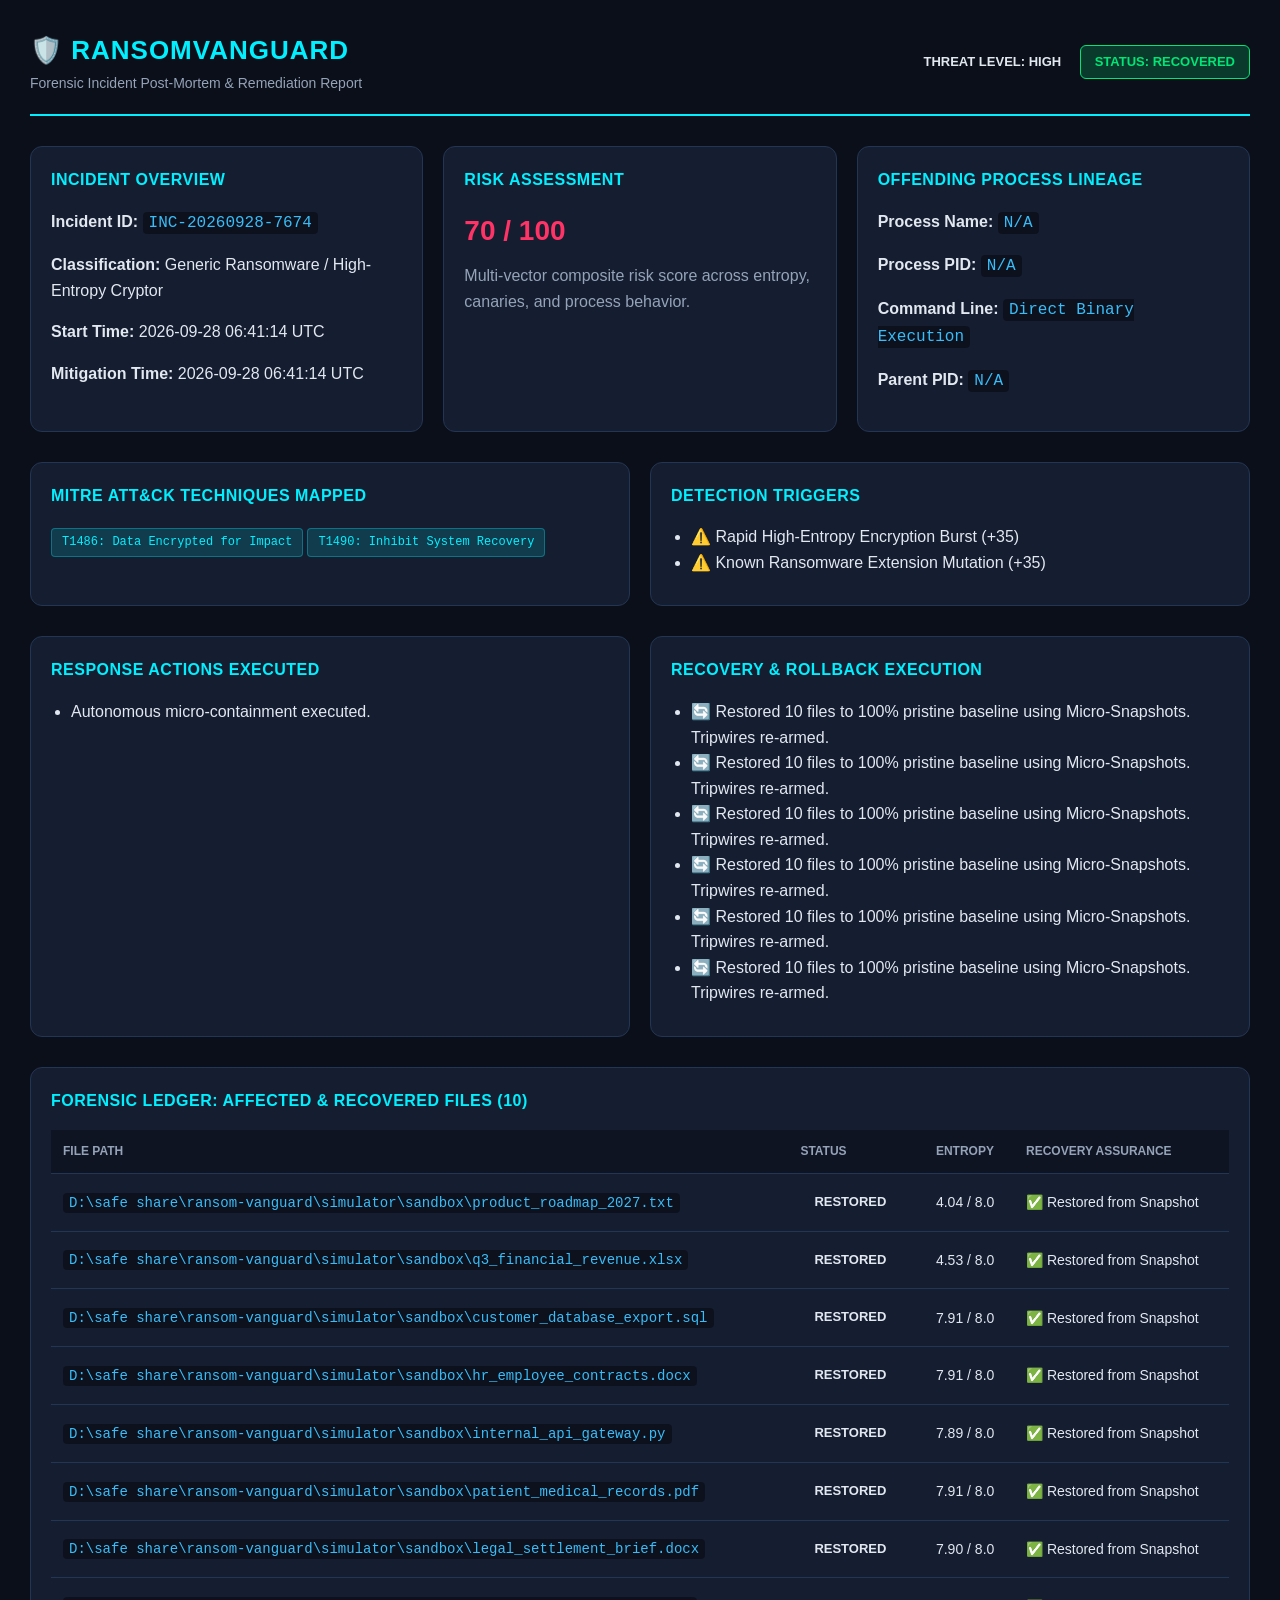
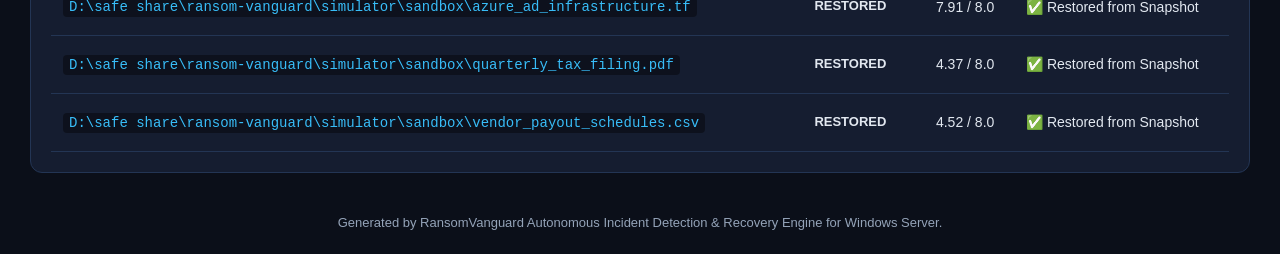
<file: forensics_report_INC-20260928-7674.html>
<!DOCTYPE html>
<html lang="en">
<head>
    <meta charset="UTF-8">
    <title>RansomVanguard Incident Post-Mortem Report - INC-20260928-7674</title>
    <style>
        :root {
            --bg: #0b0f19;
            --card-bg: #151d30;
            --accent: #00f0ff;
            --danger: #ff3366;
            --success: #00e676;
            --text: #e2e8f0;
            --text-muted: #94a3b8;
            --border: #233554;
        }
        body {
            font-family: -apple-system, BlinkMacSystemFont, 'Segoe UI', Roboto, Helvetica, Arial, sans-serif;
            background: var(--bg);
            color: var(--text);
            margin: 0;
            padding: 30px;
            line-height: 1.6;
        }
        .header {
            border-bottom: 2px solid var(--accent);
            padding-bottom: 20px;
            margin-bottom: 30px;
            display: flex;
            justify-content: space-between;
            align-items: center;
        }
        .brand {
            font-size: 26px;
            font-weight: 800;
            letter-spacing: 1px;
            color: var(--accent);
        }
        .badge {
            padding: 6px 14px;
            border-radius: 6px;
            font-weight: 700;
            font-size: 13px;
            display: inline-block;
        }
        .badge-critical { background: rgba(255, 51, 102, 0.2); color: #ff3366; border: 1px solid #ff3366; }
        .badge-recovered { background: rgba(0, 230, 118, 0.2); color: #00e676; border: 1px solid #00e676; }
        .grid {
            display: grid;
            grid-template-columns: repeat(auto-fit, minmax(280px, 1fr));
            gap: 20px;
            margin-bottom: 30px;
        }
        .card {
            background: var(--card-bg);
            border: 1px solid var(--border);
            border-radius: 12px;
            padding: 20px;
        }
        .card h3 {
            margin-top: 0;
            color: var(--accent);
            font-size: 16px;
            text-transform: uppercase;
            letter-spacing: 0.5px;
        }
        .metric {
            font-size: 28px;
            font-weight: 800;
            margin: 10px 0;
        }
        .mitre-tag {
            display: inline-block;
            background: rgba(0, 240, 255, 0.15);
            color: var(--accent);
            border: 1px solid rgba(0, 240, 255, 0.3);
            padding: 4px 10px;
            border-radius: 4px;
            font-size: 12px;
            margin: 4px 4px 4px 0;
            font-family: monospace;
        }
        table {
            width: 100%;
            border-collapse: collapse;
            margin-top: 15px;
        }
        th, td {
            padding: 12px;
            text-align: left;
            border-bottom: 1px solid var(--border);
            font-size: 14px;
        }
        th {
            background: rgba(0, 0, 0, 0.3);
            color: var(--text-muted);
            text-transform: uppercase;
            font-size: 12px;
        }
        code {
            background: rgba(0, 0, 0, 0.4);
            padding: 2px 6px;
            border-radius: 4px;
            color: #38bdf8;
            font-family: 'Consolas', monospace;
        }
        ul {
            padding-left: 20px;
            margin: 10px 0;
        }
    </style>
</head>
<body>
    <div class="header">
        <div>
            <div class="brand">🛡️ RANSOMVANGUARD</div>
            <div style="color: var(--text-muted); font-size: 14px;">Forensic Incident Post-Mortem & Remediation Report</div>
        </div>
        <div>
            <span class="badge badge-high">THREAT LEVEL: HIGH</span>
            <span class="badge badge-recovered">STATUS: RECOVERED</span>
        </div>
    </div>

    <div class="grid">
        <div class="card">
            <h3>Incident Overview</h3>
            <p><strong>Incident ID:</strong> <code>INC-20260928-7674</code></p>
            <p><strong>Classification:</strong> Generic Ransomware / High-Entropy Cryptor</p>
            <p><strong>Start Time:</strong> 2026-09-28 06:41:14 UTC</p>
            <p><strong>Mitigation Time:</strong> 2026-09-28 06:41:14 UTC</p>
        </div>

        <div class="card">
            <h3>Risk Assessment</h3>
            <div class="metric" style="color: var(--danger);">70 / 100</div>
            <p style="color: var(--text-muted); margin: 0;">Multi-vector composite risk score across entropy, canaries, and process behavior.</p>
        </div>

        <div class="card">
            <h3>Offending Process Lineage</h3>
            <p><strong>Process Name:</strong> <code>N/A</code></p>
            <p><strong>Process PID:</strong> <code>N/A</code></p>
            <p><strong>Command Line:</strong> <code>Direct Binary Execution</code></p>
            <p><strong>Parent PID:</strong> <code>N/A</code></p>
        </div>
    </div>

    <div class="grid">
        <div class="card">
            <h3>MITRE ATT&CK Techniques Mapped</h3>
            <div><span class="mitre-tag">T1486: Data Encrypted for Impact</span><span class="mitre-tag">T1490: Inhibit System Recovery</span></div>
        </div>

        <div class="card">
            <h3>Detection Triggers</h3>
            <ul><li>⚠️ Rapid High-Entropy Encryption Burst (+35)</li><li>⚠️ Known Ransomware Extension Mutation (+35)</li></ul>
        </div>
    </div>

    <div class="grid">
        <div class="card">
            <h3>Response Actions Executed</h3>
            <ul><li>Autonomous micro-containment executed.</li></ul>
        </div>

        <div class="card">
            <h3>Recovery & Rollback Execution</h3>
            <ul><li>🔄 Restored 10 files to 100% pristine baseline using Micro-Snapshots. Tripwires re-armed.</li><li>🔄 Restored 10 files to 100% pristine baseline using Micro-Snapshots. Tripwires re-armed.</li><li>🔄 Restored 10 files to 100% pristine baseline using Micro-Snapshots. Tripwires re-armed.</li><li>🔄 Restored 10 files to 100% pristine baseline using Micro-Snapshots. Tripwires re-armed.</li><li>🔄 Restored 10 files to 100% pristine baseline using Micro-Snapshots. Tripwires re-armed.</li><li>🔄 Restored 10 files to 100% pristine baseline using Micro-Snapshots. Tripwires re-armed.</li></ul>
        </div>
    </div>

    <div class="card" style="margin-top: 20px;">
        <h3>Forensic Ledger: Affected & Recovered Files (10)</h3>
        <table>
            <thead>
                <tr>
                    <th>File Path</th>
                    <th>Status</th>
                    <th>Entropy</th>
                    <th>Recovery Assurance</th>
                </tr>
            </thead>
            <tbody>
                
            <tr>
                <td><code>D:\safe share\ransom-vanguard\simulator\sandbox\product_roadmap_2027.txt</code></td>
                <td><span class="badge badge-restored">RESTORED</span></td>
                <td>4.04 / 8.0</td>
                <td>✅ Restored from Snapshot</td>
            </tr>
            
            <tr>
                <td><code>D:\safe share\ransom-vanguard\simulator\sandbox\q3_financial_revenue.xlsx</code></td>
                <td><span class="badge badge-restored">RESTORED</span></td>
                <td>4.53 / 8.0</td>
                <td>✅ Restored from Snapshot</td>
            </tr>
            
            <tr>
                <td><code>D:\safe share\ransom-vanguard\simulator\sandbox\customer_database_export.sql</code></td>
                <td><span class="badge badge-restored">RESTORED</span></td>
                <td>7.91 / 8.0</td>
                <td>✅ Restored from Snapshot</td>
            </tr>
            
            <tr>
                <td><code>D:\safe share\ransom-vanguard\simulator\sandbox\hr_employee_contracts.docx</code></td>
                <td><span class="badge badge-restored">RESTORED</span></td>
                <td>7.91 / 8.0</td>
                <td>✅ Restored from Snapshot</td>
            </tr>
            
            <tr>
                <td><code>D:\safe share\ransom-vanguard\simulator\sandbox\internal_api_gateway.py</code></td>
                <td><span class="badge badge-restored">RESTORED</span></td>
                <td>7.89 / 8.0</td>
                <td>✅ Restored from Snapshot</td>
            </tr>
            
            <tr>
                <td><code>D:\safe share\ransom-vanguard\simulator\sandbox\patient_medical_records.pdf</code></td>
                <td><span class="badge badge-restored">RESTORED</span></td>
                <td>7.91 / 8.0</td>
                <td>✅ Restored from Snapshot</td>
            </tr>
            
            <tr>
                <td><code>D:\safe share\ransom-vanguard\simulator\sandbox\legal_settlement_brief.docx</code></td>
                <td><span class="badge badge-restored">RESTORED</span></td>
                <td>7.90 / 8.0</td>
                <td>✅ Restored from Snapshot</td>
            </tr>
            
            <tr>
                <td><code>D:\safe share\ransom-vanguard\simulator\sandbox\azure_ad_infrastructure.tf</code></td>
                <td><span class="badge badge-restored">RESTORED</span></td>
                <td>7.91 / 8.0</td>
                <td>✅ Restored from Snapshot</td>
            </tr>
            
            <tr>
                <td><code>D:\safe share\ransom-vanguard\simulator\sandbox\quarterly_tax_filing.pdf</code></td>
                <td><span class="badge badge-restored">RESTORED</span></td>
                <td>4.37 / 8.0</td>
                <td>✅ Restored from Snapshot</td>
            </tr>
            
            <tr>
                <td><code>D:\safe share\ransom-vanguard\simulator\sandbox\vendor_payout_schedules.csv</code></td>
                <td><span class="badge badge-restored">RESTORED</span></td>
                <td>4.52 / 8.0</td>
                <td>✅ Restored from Snapshot</td>
            </tr>
            
            </tbody>
        </table>
    </div>

    <div style="margin-top: 40px; text-align: center; color: var(--text-muted); font-size: 13px;">
        Generated by RansomVanguard Autonomous Incident Detection & Recovery Engine for Windows Server.
    </div>
</body>
</html>
</file>
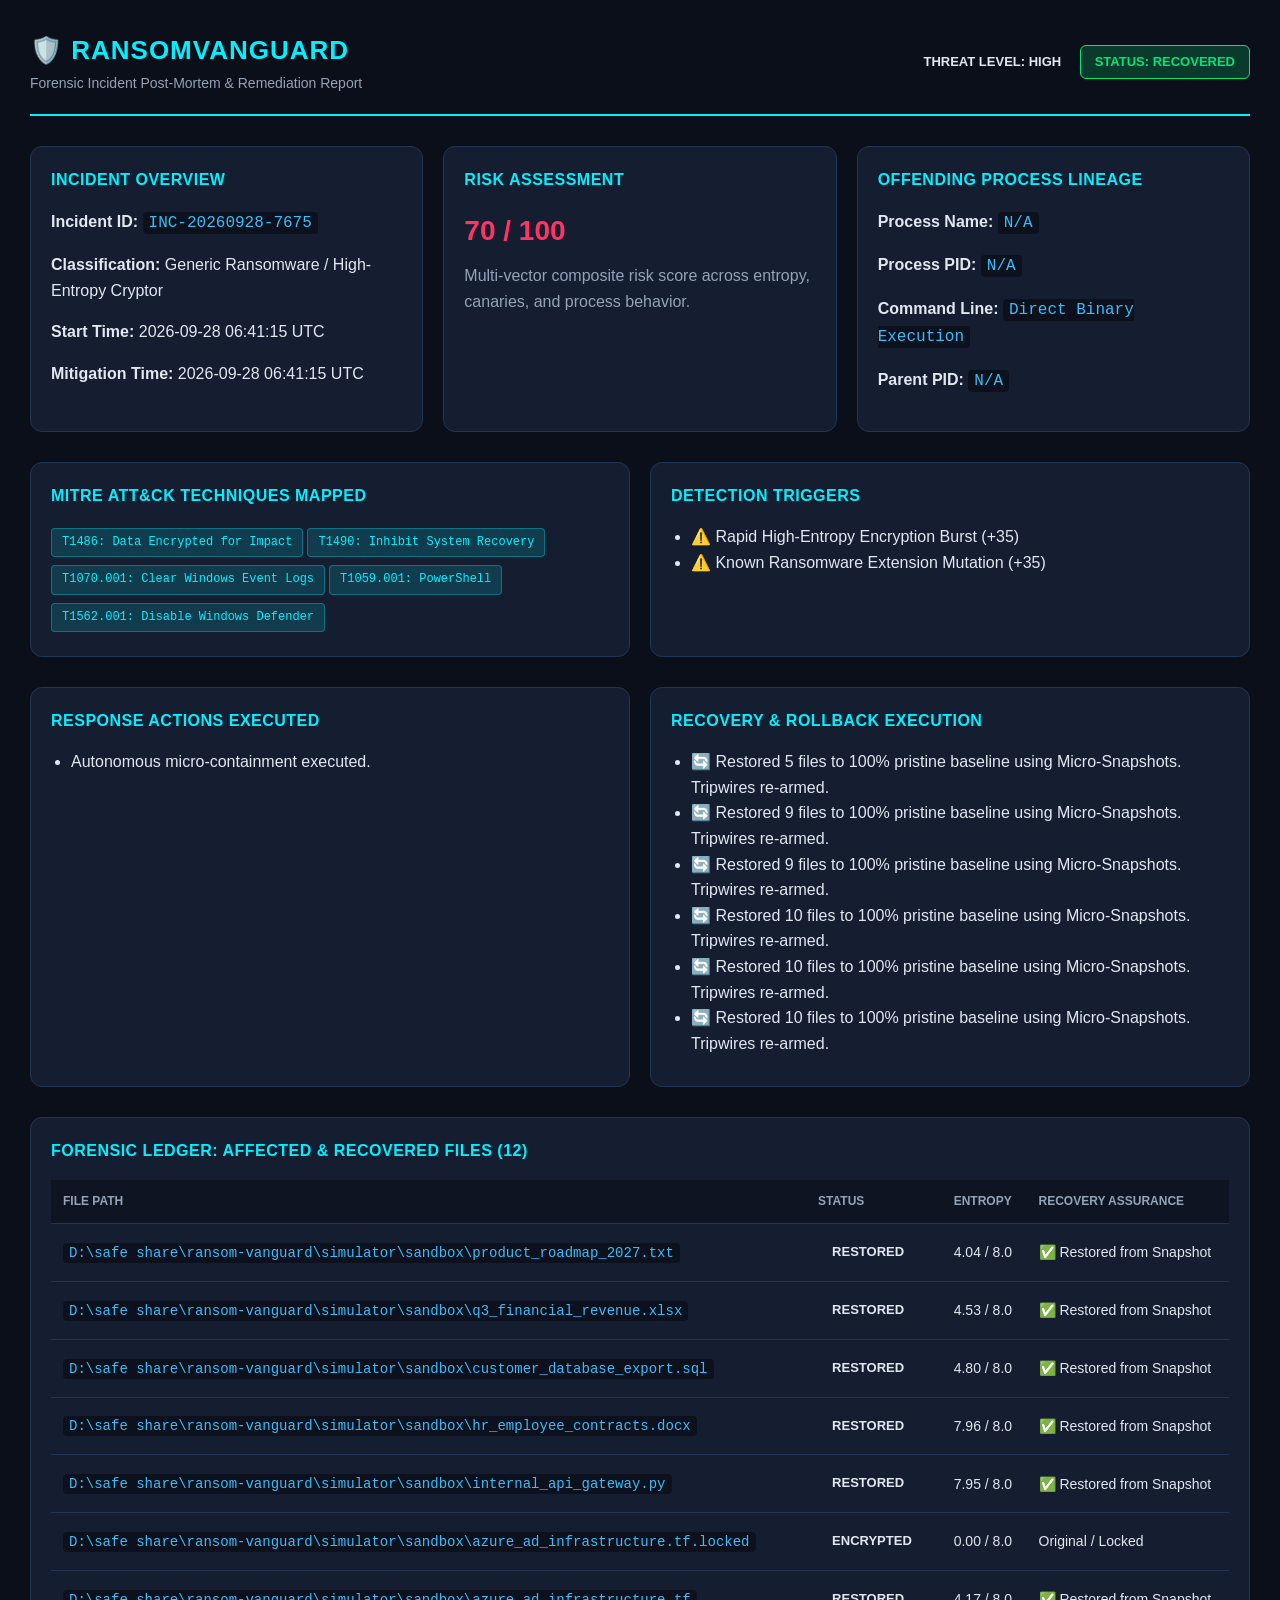
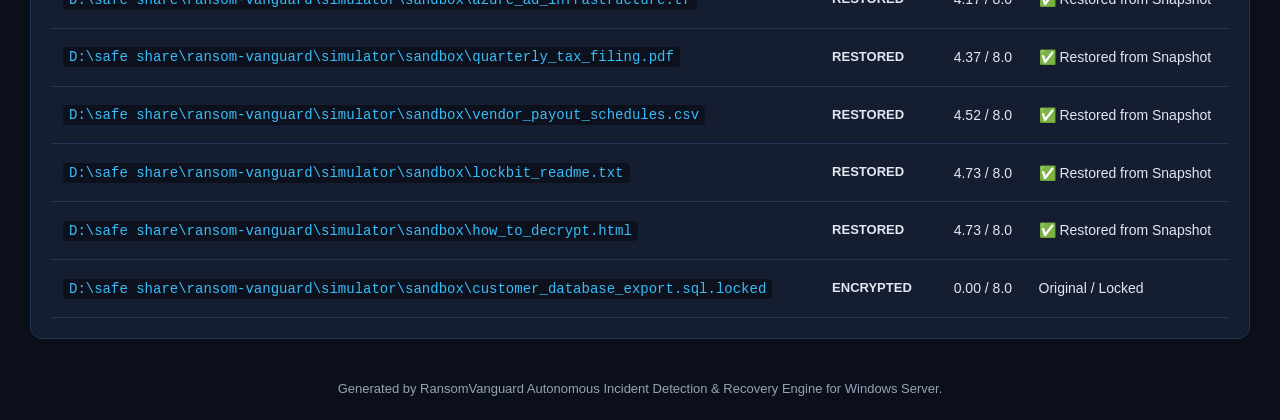
<file: forensics_report_INC-20260928-7675.html>
<!DOCTYPE html>
<html lang="en">
<head>
    <meta charset="UTF-8">
    <title>RansomVanguard Incident Post-Mortem Report - INC-20260928-7675</title>
    <style>
        :root {
            --bg: #0b0f19;
            --card-bg: #151d30;
            --accent: #00f0ff;
            --danger: #ff3366;
            --success: #00e676;
            --text: #e2e8f0;
            --text-muted: #94a3b8;
            --border: #233554;
        }
        body {
            font-family: -apple-system, BlinkMacSystemFont, 'Segoe UI', Roboto, Helvetica, Arial, sans-serif;
            background: var(--bg);
            color: var(--text);
            margin: 0;
            padding: 30px;
            line-height: 1.6;
        }
        .header {
            border-bottom: 2px solid var(--accent);
            padding-bottom: 20px;
            margin-bottom: 30px;
            display: flex;
            justify-content: space-between;
            align-items: center;
        }
        .brand {
            font-size: 26px;
            font-weight: 800;
            letter-spacing: 1px;
            color: var(--accent);
        }
        .badge {
            padding: 6px 14px;
            border-radius: 6px;
            font-weight: 700;
            font-size: 13px;
            display: inline-block;
        }
        .badge-critical { background: rgba(255, 51, 102, 0.2); color: #ff3366; border: 1px solid #ff3366; }
        .badge-recovered { background: rgba(0, 230, 118, 0.2); color: #00e676; border: 1px solid #00e676; }
        .grid {
            display: grid;
            grid-template-columns: repeat(auto-fit, minmax(280px, 1fr));
            gap: 20px;
            margin-bottom: 30px;
        }
        .card {
            background: var(--card-bg);
            border: 1px solid var(--border);
            border-radius: 12px;
            padding: 20px;
        }
        .card h3 {
            margin-top: 0;
            color: var(--accent);
            font-size: 16px;
            text-transform: uppercase;
            letter-spacing: 0.5px;
        }
        .metric {
            font-size: 28px;
            font-weight: 800;
            margin: 10px 0;
        }
        .mitre-tag {
            display: inline-block;
            background: rgba(0, 240, 255, 0.15);
            color: var(--accent);
            border: 1px solid rgba(0, 240, 255, 0.3);
            padding: 4px 10px;
            border-radius: 4px;
            font-size: 12px;
            margin: 4px 4px 4px 0;
            font-family: monospace;
        }
        table {
            width: 100%;
            border-collapse: collapse;
            margin-top: 15px;
        }
        th, td {
            padding: 12px;
            text-align: left;
            border-bottom: 1px solid var(--border);
            font-size: 14px;
        }
        th {
            background: rgba(0, 0, 0, 0.3);
            color: var(--text-muted);
            text-transform: uppercase;
            font-size: 12px;
        }
        code {
            background: rgba(0, 0, 0, 0.4);
            padding: 2px 6px;
            border-radius: 4px;
            color: #38bdf8;
            font-family: 'Consolas', monospace;
        }
        ul {
            padding-left: 20px;
            margin: 10px 0;
        }
    </style>
</head>
<body>
    <div class="header">
        <div>
            <div class="brand">🛡️ RANSOMVANGUARD</div>
            <div style="color: var(--text-muted); font-size: 14px;">Forensic Incident Post-Mortem & Remediation Report</div>
        </div>
        <div>
            <span class="badge badge-high">THREAT LEVEL: HIGH</span>
            <span class="badge badge-recovered">STATUS: RECOVERED</span>
        </div>
    </div>

    <div class="grid">
        <div class="card">
            <h3>Incident Overview</h3>
            <p><strong>Incident ID:</strong> <code>INC-20260928-7675</code></p>
            <p><strong>Classification:</strong> Generic Ransomware / High-Entropy Cryptor</p>
            <p><strong>Start Time:</strong> 2026-09-28 06:41:15 UTC</p>
            <p><strong>Mitigation Time:</strong> 2026-09-28 06:41:15 UTC</p>
        </div>

        <div class="card">
            <h3>Risk Assessment</h3>
            <div class="metric" style="color: var(--danger);">70 / 100</div>
            <p style="color: var(--text-muted); margin: 0;">Multi-vector composite risk score across entropy, canaries, and process behavior.</p>
        </div>

        <div class="card">
            <h3>Offending Process Lineage</h3>
            <p><strong>Process Name:</strong> <code>N/A</code></p>
            <p><strong>Process PID:</strong> <code>N/A</code></p>
            <p><strong>Command Line:</strong> <code>Direct Binary Execution</code></p>
            <p><strong>Parent PID:</strong> <code>N/A</code></p>
        </div>
    </div>

    <div class="grid">
        <div class="card">
            <h3>MITRE ATT&CK Techniques Mapped</h3>
            <div><span class="mitre-tag">T1486: Data Encrypted for Impact</span><span class="mitre-tag">T1490: Inhibit System Recovery</span><span class="mitre-tag">T1070.001: Clear Windows Event Logs</span><span class="mitre-tag">T1059.001: PowerShell</span><span class="mitre-tag">T1562.001: Disable Windows Defender</span></div>
        </div>

        <div class="card">
            <h3>Detection Triggers</h3>
            <ul><li>⚠️ Rapid High-Entropy Encryption Burst (+35)</li><li>⚠️ Known Ransomware Extension Mutation (+35)</li></ul>
        </div>
    </div>

    <div class="grid">
        <div class="card">
            <h3>Response Actions Executed</h3>
            <ul><li>Autonomous micro-containment executed.</li></ul>
        </div>

        <div class="card">
            <h3>Recovery & Rollback Execution</h3>
            <ul><li>🔄 Restored 5 files to 100% pristine baseline using Micro-Snapshots. Tripwires re-armed.</li><li>🔄 Restored 9 files to 100% pristine baseline using Micro-Snapshots. Tripwires re-armed.</li><li>🔄 Restored 9 files to 100% pristine baseline using Micro-Snapshots. Tripwires re-armed.</li><li>🔄 Restored 10 files to 100% pristine baseline using Micro-Snapshots. Tripwires re-armed.</li><li>🔄 Restored 10 files to 100% pristine baseline using Micro-Snapshots. Tripwires re-armed.</li><li>🔄 Restored 10 files to 100% pristine baseline using Micro-Snapshots. Tripwires re-armed.</li></ul>
        </div>
    </div>

    <div class="card" style="margin-top: 20px;">
        <h3>Forensic Ledger: Affected & Recovered Files (12)</h3>
        <table>
            <thead>
                <tr>
                    <th>File Path</th>
                    <th>Status</th>
                    <th>Entropy</th>
                    <th>Recovery Assurance</th>
                </tr>
            </thead>
            <tbody>
                
            <tr>
                <td><code>D:\safe share\ransom-vanguard\simulator\sandbox\product_roadmap_2027.txt</code></td>
                <td><span class="badge badge-restored">RESTORED</span></td>
                <td>4.04 / 8.0</td>
                <td>✅ Restored from Snapshot</td>
            </tr>
            
            <tr>
                <td><code>D:\safe share\ransom-vanguard\simulator\sandbox\q3_financial_revenue.xlsx</code></td>
                <td><span class="badge badge-restored">RESTORED</span></td>
                <td>4.53 / 8.0</td>
                <td>✅ Restored from Snapshot</td>
            </tr>
            
            <tr>
                <td><code>D:\safe share\ransom-vanguard\simulator\sandbox\customer_database_export.sql</code></td>
                <td><span class="badge badge-restored">RESTORED</span></td>
                <td>4.80 / 8.0</td>
                <td>✅ Restored from Snapshot</td>
            </tr>
            
            <tr>
                <td><code>D:\safe share\ransom-vanguard\simulator\sandbox\hr_employee_contracts.docx</code></td>
                <td><span class="badge badge-restored">RESTORED</span></td>
                <td>7.96 / 8.0</td>
                <td>✅ Restored from Snapshot</td>
            </tr>
            
            <tr>
                <td><code>D:\safe share\ransom-vanguard\simulator\sandbox\internal_api_gateway.py</code></td>
                <td><span class="badge badge-restored">RESTORED</span></td>
                <td>7.95 / 8.0</td>
                <td>✅ Restored from Snapshot</td>
            </tr>
            
            <tr>
                <td><code>D:\safe share\ransom-vanguard\simulator\sandbox\azure_ad_infrastructure.tf.locked</code></td>
                <td><span class="badge badge-encrypted">ENCRYPTED</span></td>
                <td>0.00 / 8.0</td>
                <td>Original / Locked</td>
            </tr>
            
            <tr>
                <td><code>D:\safe share\ransom-vanguard\simulator\sandbox\azure_ad_infrastructure.tf</code></td>
                <td><span class="badge badge-restored">RESTORED</span></td>
                <td>4.17 / 8.0</td>
                <td>✅ Restored from Snapshot</td>
            </tr>
            
            <tr>
                <td><code>D:\safe share\ransom-vanguard\simulator\sandbox\quarterly_tax_filing.pdf</code></td>
                <td><span class="badge badge-restored">RESTORED</span></td>
                <td>4.37 / 8.0</td>
                <td>✅ Restored from Snapshot</td>
            </tr>
            
            <tr>
                <td><code>D:\safe share\ransom-vanguard\simulator\sandbox\vendor_payout_schedules.csv</code></td>
                <td><span class="badge badge-restored">RESTORED</span></td>
                <td>4.52 / 8.0</td>
                <td>✅ Restored from Snapshot</td>
            </tr>
            
            <tr>
                <td><code>D:\safe share\ransom-vanguard\simulator\sandbox\lockbit_readme.txt</code></td>
                <td><span class="badge badge-restored">RESTORED</span></td>
                <td>4.73 / 8.0</td>
                <td>✅ Restored from Snapshot</td>
            </tr>
            
            <tr>
                <td><code>D:\safe share\ransom-vanguard\simulator\sandbox\how_to_decrypt.html</code></td>
                <td><span class="badge badge-restored">RESTORED</span></td>
                <td>4.73 / 8.0</td>
                <td>✅ Restored from Snapshot</td>
            </tr>
            
            <tr>
                <td><code>D:\safe share\ransom-vanguard\simulator\sandbox\customer_database_export.sql.locked</code></td>
                <td><span class="badge badge-encrypted">ENCRYPTED</span></td>
                <td>0.00 / 8.0</td>
                <td>Original / Locked</td>
            </tr>
            
            </tbody>
        </table>
    </div>

    <div style="margin-top: 40px; text-align: center; color: var(--text-muted); font-size: 13px;">
        Generated by RansomVanguard Autonomous Incident Detection & Recovery Engine for Windows Server.
    </div>
</body>
</html>
</file>
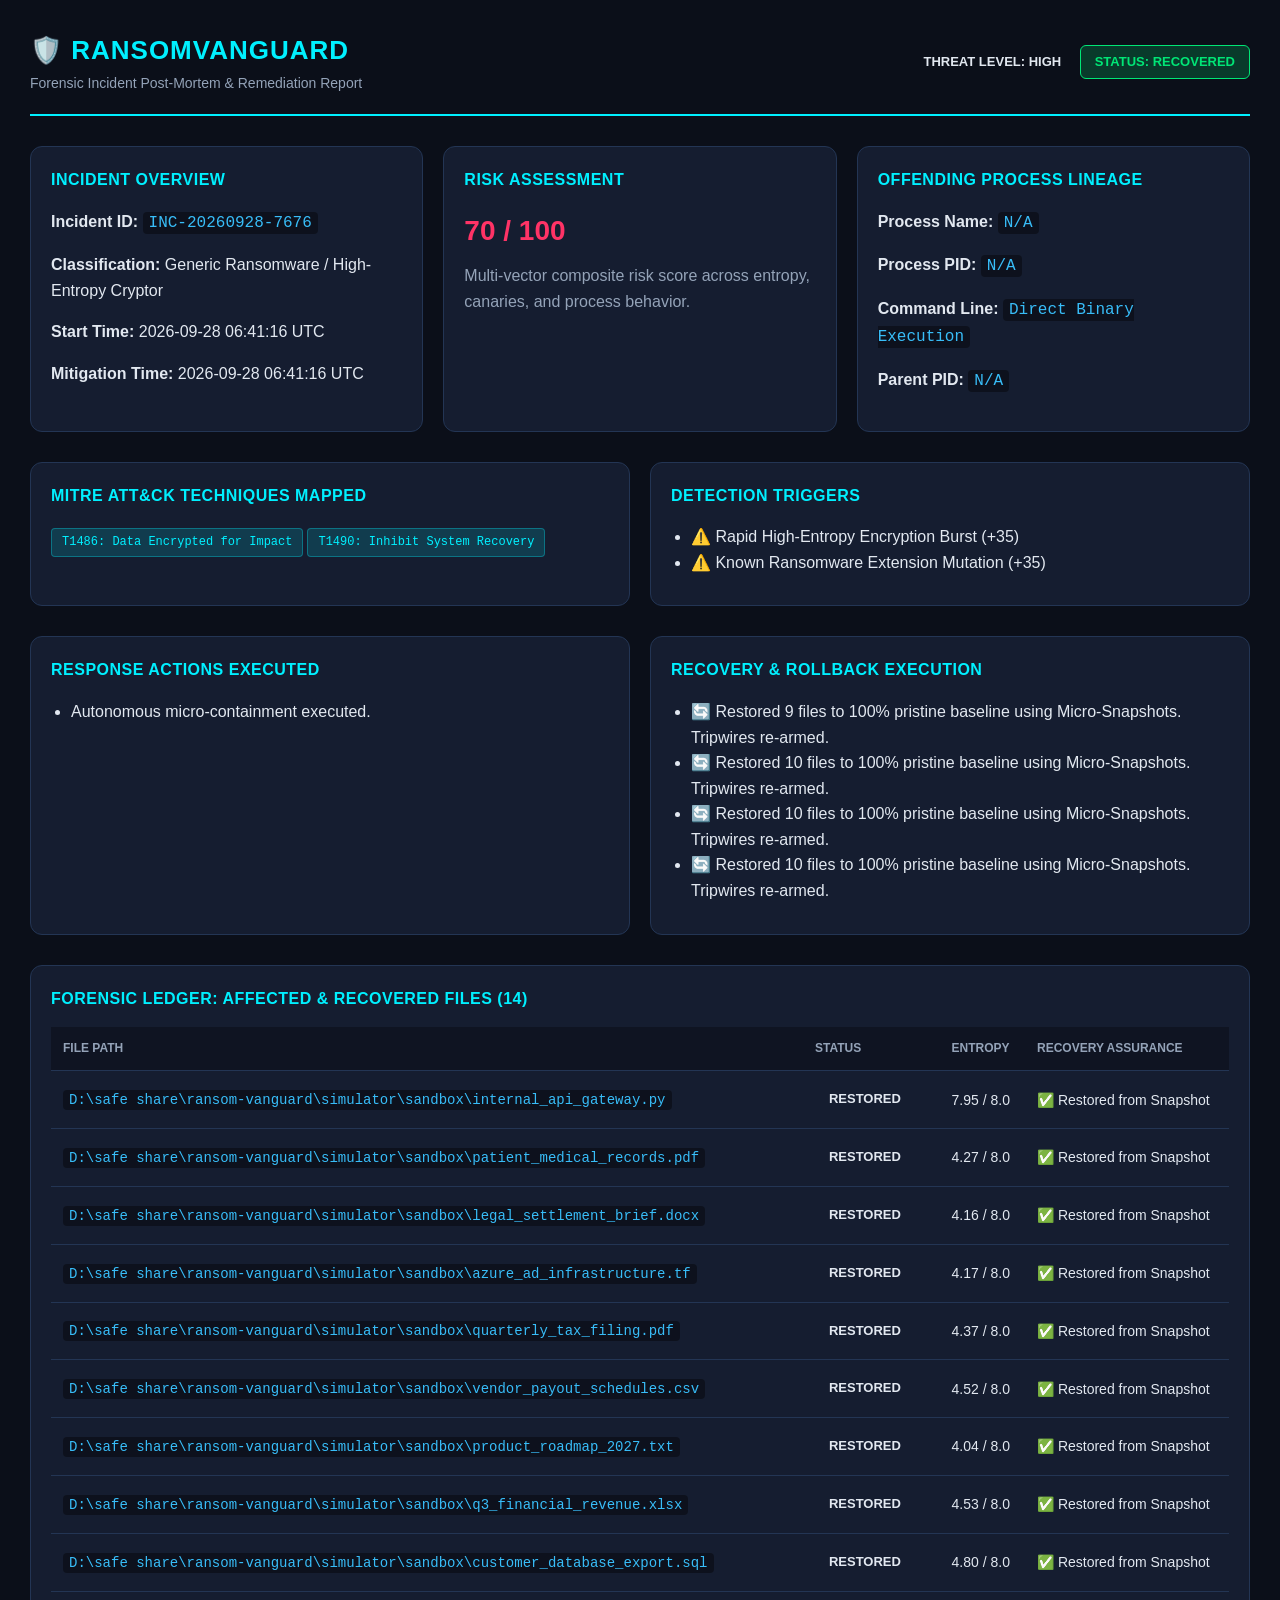
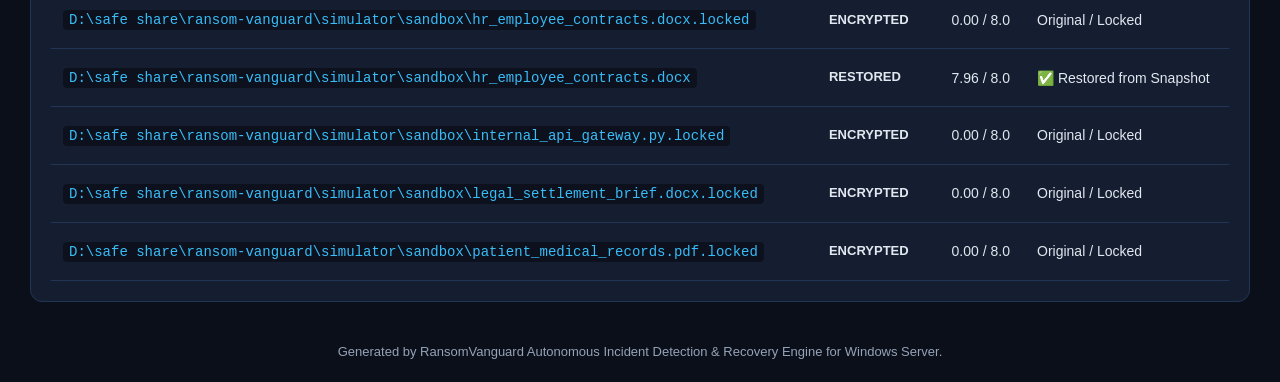
<file: forensics_report_INC-20260928-7676.html>
<!DOCTYPE html>
<html lang="en">
<head>
    <meta charset="UTF-8">
    <title>RansomVanguard Incident Post-Mortem Report - INC-20260928-7676</title>
    <style>
        :root {
            --bg: #0b0f19;
            --card-bg: #151d30;
            --accent: #00f0ff;
            --danger: #ff3366;
            --success: #00e676;
            --text: #e2e8f0;
            --text-muted: #94a3b8;
            --border: #233554;
        }
        body {
            font-family: -apple-system, BlinkMacSystemFont, 'Segoe UI', Roboto, Helvetica, Arial, sans-serif;
            background: var(--bg);
            color: var(--text);
            margin: 0;
            padding: 30px;
            line-height: 1.6;
        }
        .header {
            border-bottom: 2px solid var(--accent);
            padding-bottom: 20px;
            margin-bottom: 30px;
            display: flex;
            justify-content: space-between;
            align-items: center;
        }
        .brand {
            font-size: 26px;
            font-weight: 800;
            letter-spacing: 1px;
            color: var(--accent);
        }
        .badge {
            padding: 6px 14px;
            border-radius: 6px;
            font-weight: 700;
            font-size: 13px;
            display: inline-block;
        }
        .badge-critical { background: rgba(255, 51, 102, 0.2); color: #ff3366; border: 1px solid #ff3366; }
        .badge-recovered { background: rgba(0, 230, 118, 0.2); color: #00e676; border: 1px solid #00e676; }
        .grid {
            display: grid;
            grid-template-columns: repeat(auto-fit, minmax(280px, 1fr));
            gap: 20px;
            margin-bottom: 30px;
        }
        .card {
            background: var(--card-bg);
            border: 1px solid var(--border);
            border-radius: 12px;
            padding: 20px;
        }
        .card h3 {
            margin-top: 0;
            color: var(--accent);
            font-size: 16px;
            text-transform: uppercase;
            letter-spacing: 0.5px;
        }
        .metric {
            font-size: 28px;
            font-weight: 800;
            margin: 10px 0;
        }
        .mitre-tag {
            display: inline-block;
            background: rgba(0, 240, 255, 0.15);
            color: var(--accent);
            border: 1px solid rgba(0, 240, 255, 0.3);
            padding: 4px 10px;
            border-radius: 4px;
            font-size: 12px;
            margin: 4px 4px 4px 0;
            font-family: monospace;
        }
        table {
            width: 100%;
            border-collapse: collapse;
            margin-top: 15px;
        }
        th, td {
            padding: 12px;
            text-align: left;
            border-bottom: 1px solid var(--border);
            font-size: 14px;
        }
        th {
            background: rgba(0, 0, 0, 0.3);
            color: var(--text-muted);
            text-transform: uppercase;
            font-size: 12px;
        }
        code {
            background: rgba(0, 0, 0, 0.4);
            padding: 2px 6px;
            border-radius: 4px;
            color: #38bdf8;
            font-family: 'Consolas', monospace;
        }
        ul {
            padding-left: 20px;
            margin: 10px 0;
        }
    </style>
</head>
<body>
    <div class="header">
        <div>
            <div class="brand">🛡️ RANSOMVANGUARD</div>
            <div style="color: var(--text-muted); font-size: 14px;">Forensic Incident Post-Mortem & Remediation Report</div>
        </div>
        <div>
            <span class="badge badge-high">THREAT LEVEL: HIGH</span>
            <span class="badge badge-recovered">STATUS: RECOVERED</span>
        </div>
    </div>

    <div class="grid">
        <div class="card">
            <h3>Incident Overview</h3>
            <p><strong>Incident ID:</strong> <code>INC-20260928-7676</code></p>
            <p><strong>Classification:</strong> Generic Ransomware / High-Entropy Cryptor</p>
            <p><strong>Start Time:</strong> 2026-09-28 06:41:16 UTC</p>
            <p><strong>Mitigation Time:</strong> 2026-09-28 06:41:16 UTC</p>
        </div>

        <div class="card">
            <h3>Risk Assessment</h3>
            <div class="metric" style="color: var(--danger);">70 / 100</div>
            <p style="color: var(--text-muted); margin: 0;">Multi-vector composite risk score across entropy, canaries, and process behavior.</p>
        </div>

        <div class="card">
            <h3>Offending Process Lineage</h3>
            <p><strong>Process Name:</strong> <code>N/A</code></p>
            <p><strong>Process PID:</strong> <code>N/A</code></p>
            <p><strong>Command Line:</strong> <code>Direct Binary Execution</code></p>
            <p><strong>Parent PID:</strong> <code>N/A</code></p>
        </div>
    </div>

    <div class="grid">
        <div class="card">
            <h3>MITRE ATT&CK Techniques Mapped</h3>
            <div><span class="mitre-tag">T1486: Data Encrypted for Impact</span><span class="mitre-tag">T1490: Inhibit System Recovery</span></div>
        </div>

        <div class="card">
            <h3>Detection Triggers</h3>
            <ul><li>⚠️ Rapid High-Entropy Encryption Burst (+35)</li><li>⚠️ Known Ransomware Extension Mutation (+35)</li></ul>
        </div>
    </div>

    <div class="grid">
        <div class="card">
            <h3>Response Actions Executed</h3>
            <ul><li>Autonomous micro-containment executed.</li></ul>
        </div>

        <div class="card">
            <h3>Recovery & Rollback Execution</h3>
            <ul><li>🔄 Restored 9 files to 100% pristine baseline using Micro-Snapshots. Tripwires re-armed.</li><li>🔄 Restored 10 files to 100% pristine baseline using Micro-Snapshots. Tripwires re-armed.</li><li>🔄 Restored 10 files to 100% pristine baseline using Micro-Snapshots. Tripwires re-armed.</li><li>🔄 Restored 10 files to 100% pristine baseline using Micro-Snapshots. Tripwires re-armed.</li></ul>
        </div>
    </div>

    <div class="card" style="margin-top: 20px;">
        <h3>Forensic Ledger: Affected & Recovered Files (14)</h3>
        <table>
            <thead>
                <tr>
                    <th>File Path</th>
                    <th>Status</th>
                    <th>Entropy</th>
                    <th>Recovery Assurance</th>
                </tr>
            </thead>
            <tbody>
                
            <tr>
                <td><code>D:\safe share\ransom-vanguard\simulator\sandbox\internal_api_gateway.py</code></td>
                <td><span class="badge badge-restored">RESTORED</span></td>
                <td>7.95 / 8.0</td>
                <td>✅ Restored from Snapshot</td>
            </tr>
            
            <tr>
                <td><code>D:\safe share\ransom-vanguard\simulator\sandbox\patient_medical_records.pdf</code></td>
                <td><span class="badge badge-restored">RESTORED</span></td>
                <td>4.27 / 8.0</td>
                <td>✅ Restored from Snapshot</td>
            </tr>
            
            <tr>
                <td><code>D:\safe share\ransom-vanguard\simulator\sandbox\legal_settlement_brief.docx</code></td>
                <td><span class="badge badge-restored">RESTORED</span></td>
                <td>4.16 / 8.0</td>
                <td>✅ Restored from Snapshot</td>
            </tr>
            
            <tr>
                <td><code>D:\safe share\ransom-vanguard\simulator\sandbox\azure_ad_infrastructure.tf</code></td>
                <td><span class="badge badge-restored">RESTORED</span></td>
                <td>4.17 / 8.0</td>
                <td>✅ Restored from Snapshot</td>
            </tr>
            
            <tr>
                <td><code>D:\safe share\ransom-vanguard\simulator\sandbox\quarterly_tax_filing.pdf</code></td>
                <td><span class="badge badge-restored">RESTORED</span></td>
                <td>4.37 / 8.0</td>
                <td>✅ Restored from Snapshot</td>
            </tr>
            
            <tr>
                <td><code>D:\safe share\ransom-vanguard\simulator\sandbox\vendor_payout_schedules.csv</code></td>
                <td><span class="badge badge-restored">RESTORED</span></td>
                <td>4.52 / 8.0</td>
                <td>✅ Restored from Snapshot</td>
            </tr>
            
            <tr>
                <td><code>D:\safe share\ransom-vanguard\simulator\sandbox\product_roadmap_2027.txt</code></td>
                <td><span class="badge badge-restored">RESTORED</span></td>
                <td>4.04 / 8.0</td>
                <td>✅ Restored from Snapshot</td>
            </tr>
            
            <tr>
                <td><code>D:\safe share\ransom-vanguard\simulator\sandbox\q3_financial_revenue.xlsx</code></td>
                <td><span class="badge badge-restored">RESTORED</span></td>
                <td>4.53 / 8.0</td>
                <td>✅ Restored from Snapshot</td>
            </tr>
            
            <tr>
                <td><code>D:\safe share\ransom-vanguard\simulator\sandbox\customer_database_export.sql</code></td>
                <td><span class="badge badge-restored">RESTORED</span></td>
                <td>4.80 / 8.0</td>
                <td>✅ Restored from Snapshot</td>
            </tr>
            
            <tr>
                <td><code>D:\safe share\ransom-vanguard\simulator\sandbox\hr_employee_contracts.docx.locked</code></td>
                <td><span class="badge badge-encrypted">ENCRYPTED</span></td>
                <td>0.00 / 8.0</td>
                <td>Original / Locked</td>
            </tr>
            
            <tr>
                <td><code>D:\safe share\ransom-vanguard\simulator\sandbox\hr_employee_contracts.docx</code></td>
                <td><span class="badge badge-restored">RESTORED</span></td>
                <td>7.96 / 8.0</td>
                <td>✅ Restored from Snapshot</td>
            </tr>
            
            <tr>
                <td><code>D:\safe share\ransom-vanguard\simulator\sandbox\internal_api_gateway.py.locked</code></td>
                <td><span class="badge badge-encrypted">ENCRYPTED</span></td>
                <td>0.00 / 8.0</td>
                <td>Original / Locked</td>
            </tr>
            
            <tr>
                <td><code>D:\safe share\ransom-vanguard\simulator\sandbox\legal_settlement_brief.docx.locked</code></td>
                <td><span class="badge badge-encrypted">ENCRYPTED</span></td>
                <td>0.00 / 8.0</td>
                <td>Original / Locked</td>
            </tr>
            
            <tr>
                <td><code>D:\safe share\ransom-vanguard\simulator\sandbox\patient_medical_records.pdf.locked</code></td>
                <td><span class="badge badge-encrypted">ENCRYPTED</span></td>
                <td>0.00 / 8.0</td>
                <td>Original / Locked</td>
            </tr>
            
            </tbody>
        </table>
    </div>

    <div style="margin-top: 40px; text-align: center; color: var(--text-muted); font-size: 13px;">
        Generated by RansomVanguard Autonomous Incident Detection & Recovery Engine for Windows Server.
    </div>
</body>
</html>
</file>
